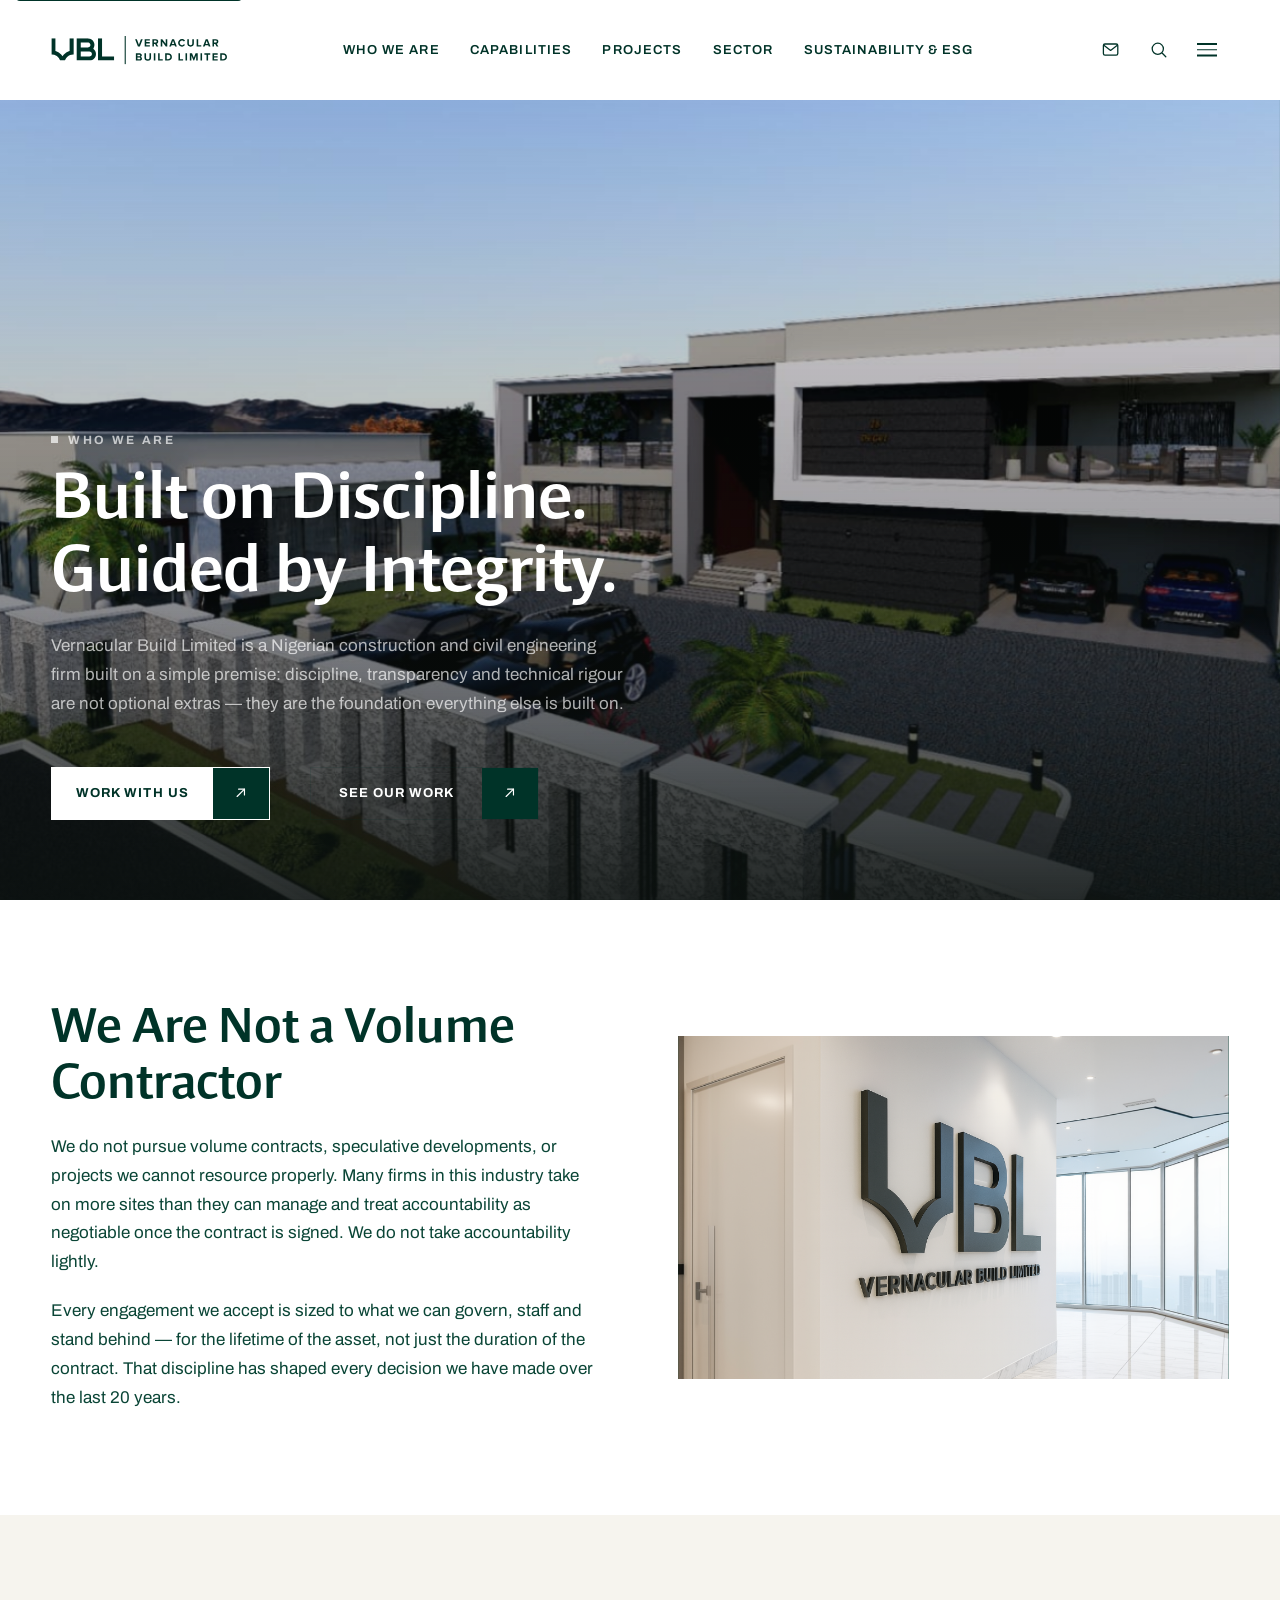
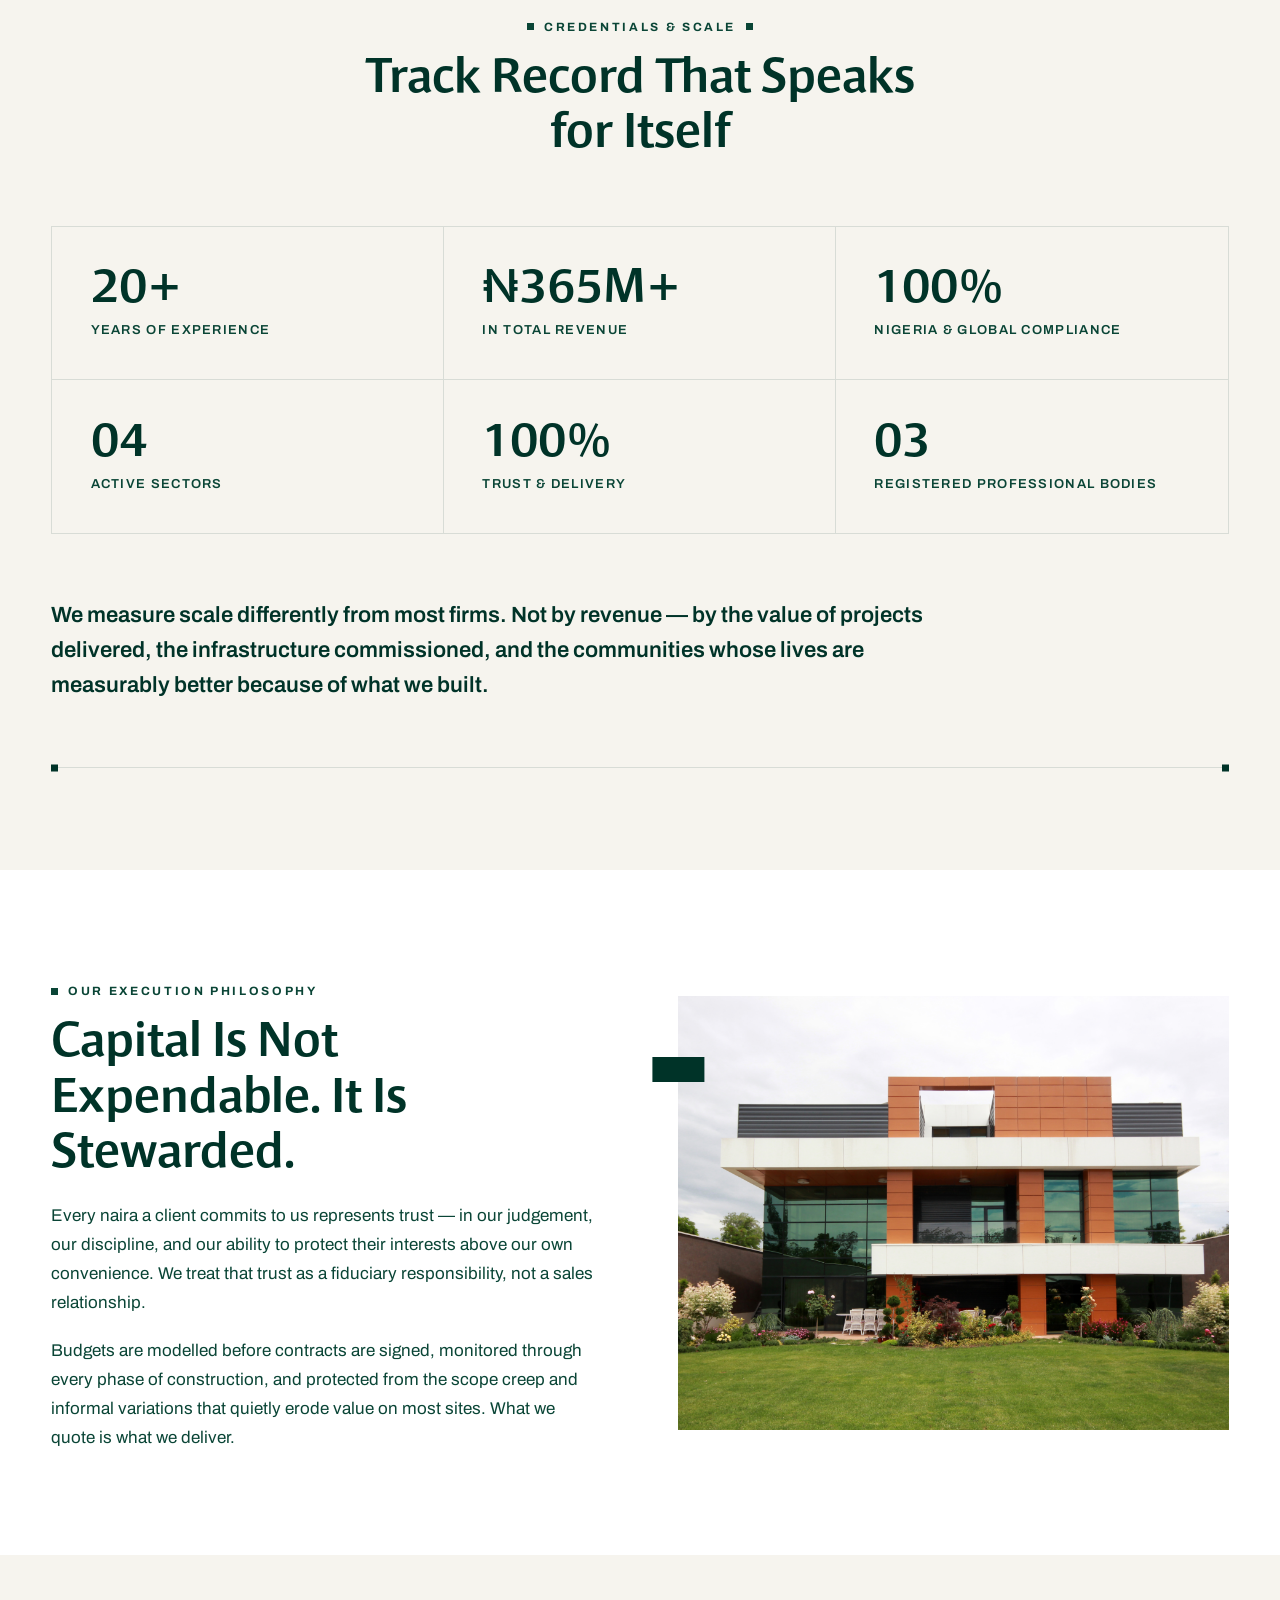
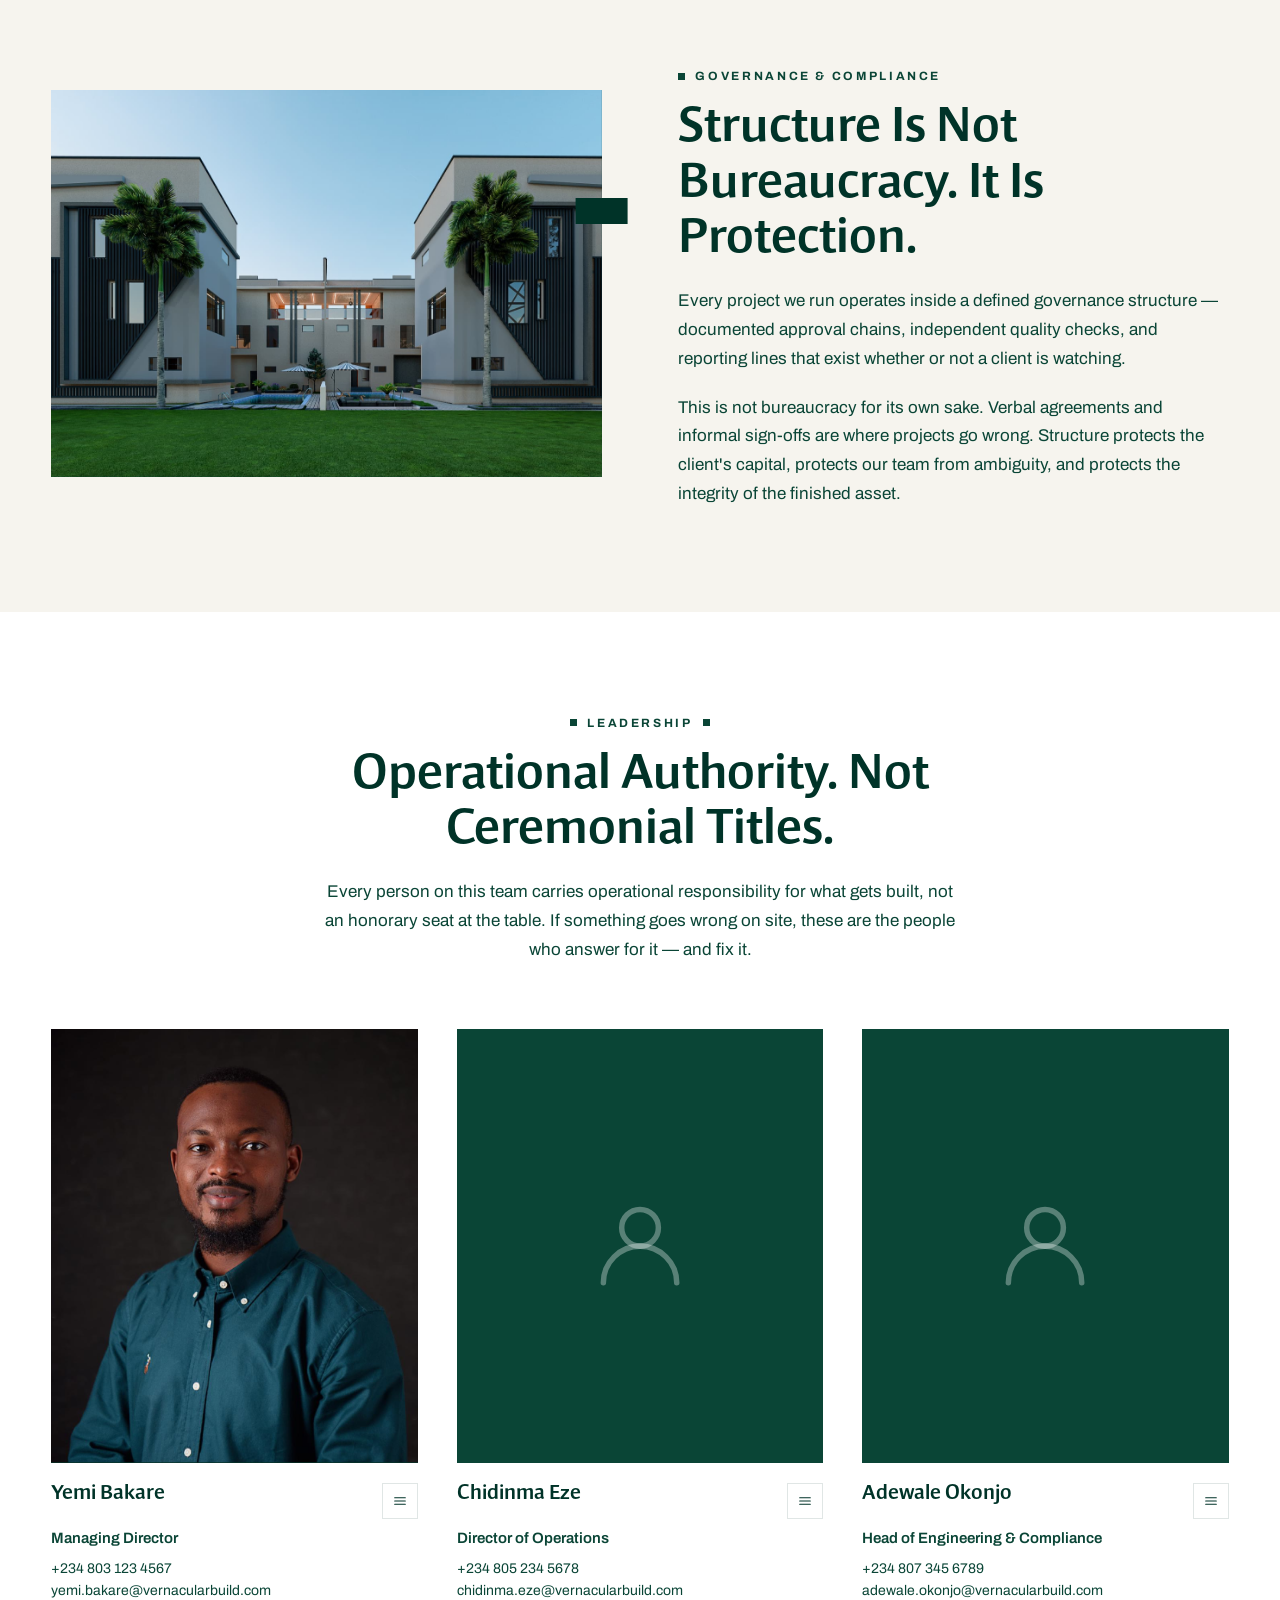
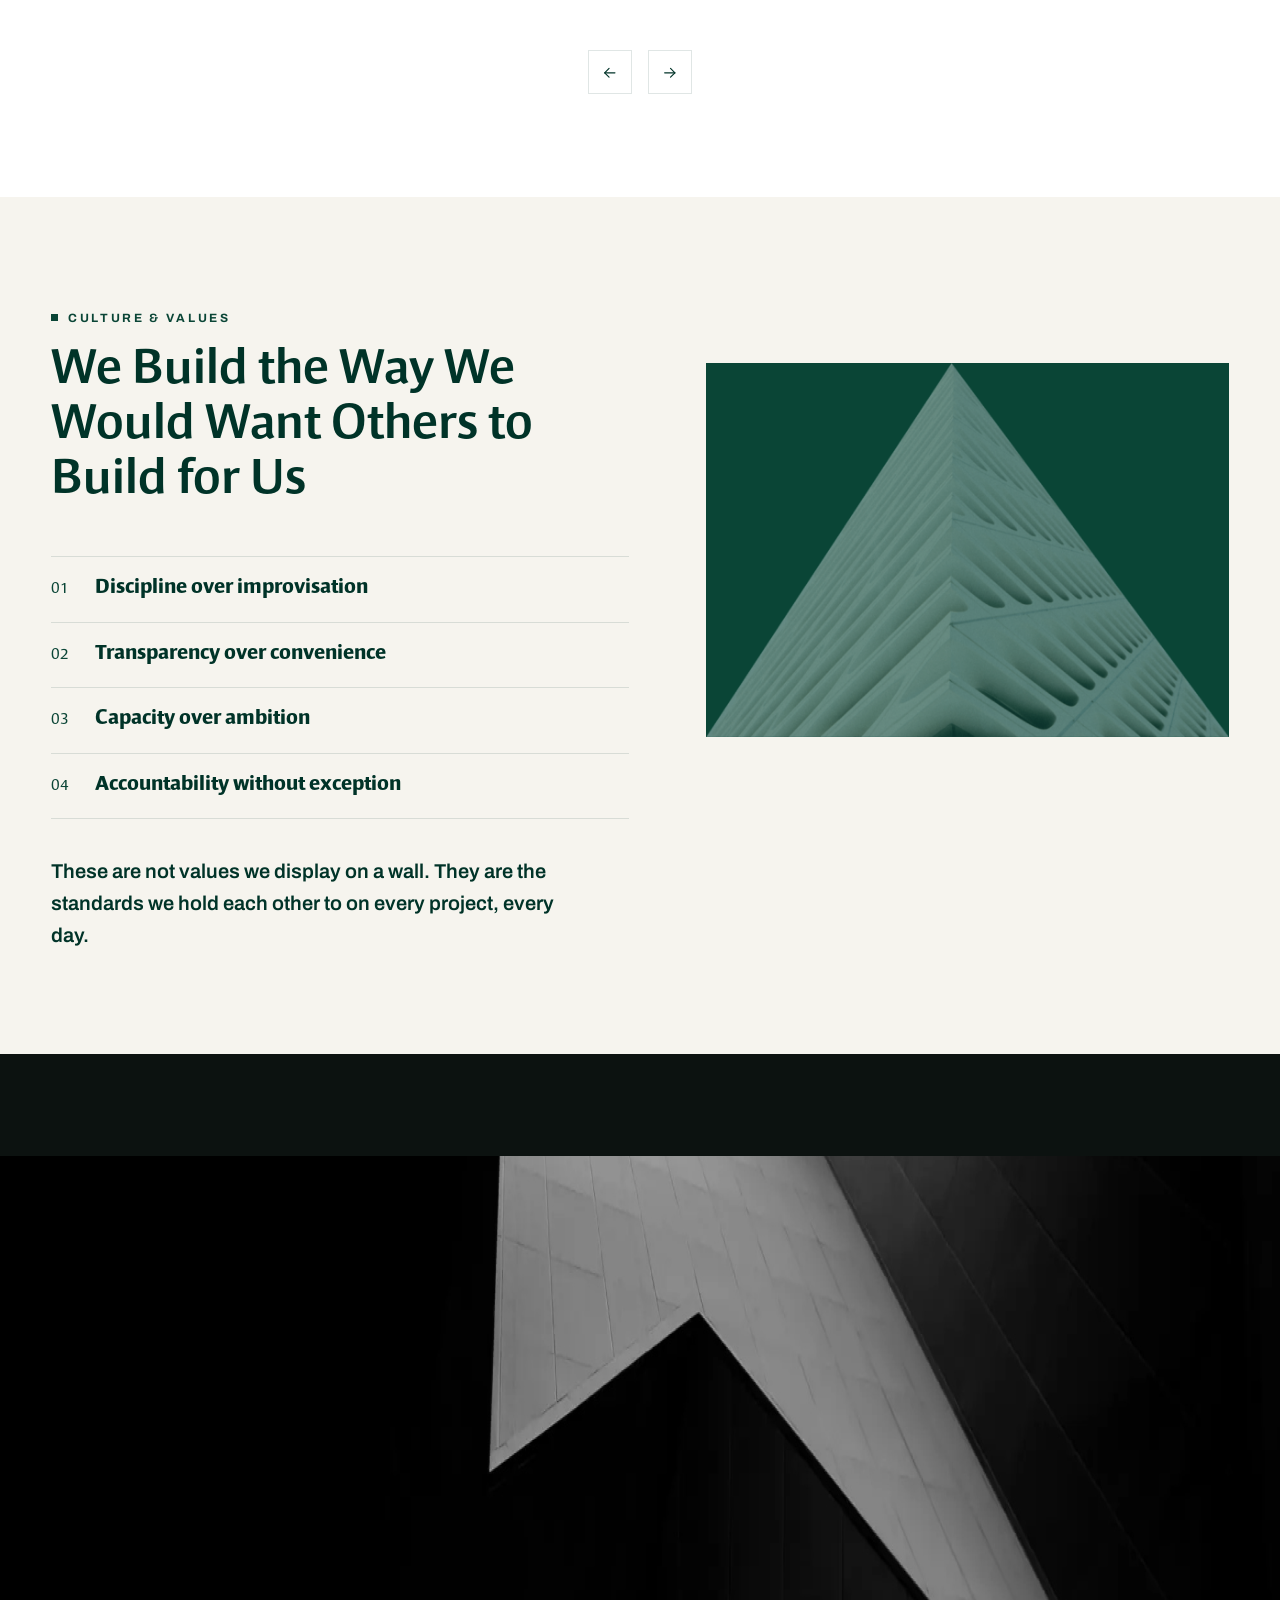
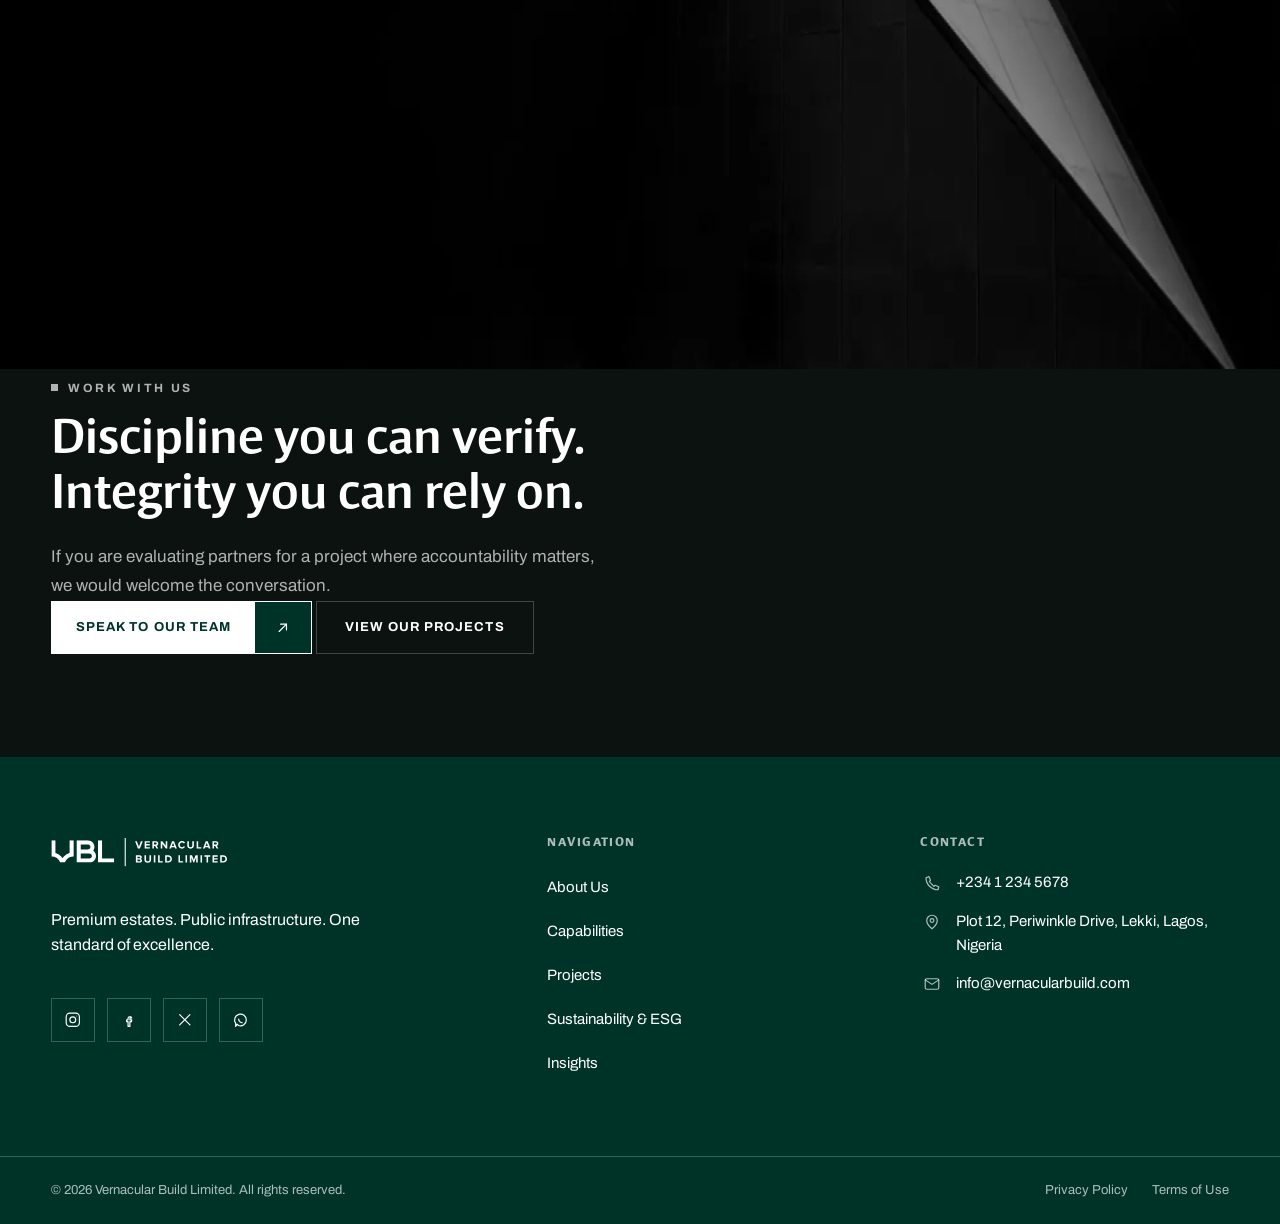
<file: who-we-are.html>
<!DOCTYPE html>
<html lang="en">
<head>
  <meta charset="UTF-8" />
  <meta name="viewport" content="width=device-width, initial-scale=1.0" />
  <title>Who We Are | Vernacular Build Limited</title>
  <meta name="description" content="Vernacular Build Limited is a Nigerian construction and civil engineering firm built on discipline, stewardship of capital, and operational accountability." />
  <meta name="theme-color" content="#003328" />

  <link rel="icon" href="images/logo/logo-lettermack.svg" type="image/svg+xml" />

  <!-- Google Fonts: Archivo (body) -->
  <link rel="preconnect" href="https://fonts.googleapis.com" />
  <link rel="preconnect" href="https://fonts.gstatic.com" crossorigin />
  <link href="https://fonts.googleapis.com/css2?family=Archivo:ital,wght@0,400;0,500;0,600;0,700;1,400&display=swap" rel="stylesheet" />

  <link rel="stylesheet" href="css/base.css" />
  <link rel="stylesheet" href="css/header.css" />
  <link rel="stylesheet" href="css/hero.css" />
  <link rel="stylesheet" href="css/who-we-are.css" />
  <link rel="stylesheet" href="css/footer.css" />
</head>
<body>
  <a class="skip-link" href="#main-content">Skip to main content</a>

  <!-- ===================== Site Header ===================== -->
  <header class="site-header" data-site-header>
    <div class="container site-header__inner">
      <a href="/" class="site-header__logo" aria-label="Vernacular Build Limited — Home">
        <img src="images/logo/logo-fulllockup.svg" alt="Vernacular Build Limited" width="160" height="27" />
      </a>

      <nav class="site-header__nav" aria-label="Primary">
        <ul class="site-header__nav-list">
          <li><a class="site-header__nav-link" href="who-we-are.html" aria-current="page">Who We Are</a></li>
          <li><a class="site-header__nav-link" href="index.html#capabilities">Capabilities</a></li>
          <li><a class="site-header__nav-link" href="index.html#projects">Projects</a></li>
          <li><a class="site-header__nav-link" href="#">Sector</a></li>
          <li><a class="site-header__nav-link" href="index.html#sustainability">Sustainability &amp; ESG</a></li>
        </ul>
      </nav>

      <div class="site-header__actions">
        <button type="button" class="icon-btn" data-newsletter-trigger aria-label="Open newsletter signup">
          <svg viewBox="0 0 24 24" fill="none" stroke="currentColor" stroke-width="1.6" stroke-linecap="round" stroke-linejoin="round" aria-hidden="true">
            <rect x="3" y="5" width="18" height="14" rx="2" />
            <path d="M4 7l8 6 8-6" />
          </svg>
        </button>

        <button type="button" class="icon-btn" data-search-trigger aria-label="Open search" aria-expanded="false" aria-controls="site-search">
          <svg viewBox="0 0 24 24" fill="none" stroke="currentColor" stroke-width="1.6" stroke-linecap="round" stroke-linejoin="round" aria-hidden="true">
            <circle cx="11" cy="11" r="7" />
            <line x1="21" y1="21" x2="16.65" y2="16.65" />
          </svg>
        </button>

        <button type="button" class="menu-toggle" data-menu-toggle aria-label="Open menu" aria-expanded="false" aria-controls="nav-overlay">
          <span class="menu-toggle__box">
            <span class="menu-toggle__bar"></span>
            <span class="menu-toggle__bar"></span>
            <span class="menu-toggle__bar"></span>
          </span>
        </button>
      </div>
    </div>

    <!-- Expandable search bar -->
    <div class="site-search" id="site-search" data-site-search>
      <div class="container site-search__inner">
        <form class="site-search__form" role="search" action="#" method="get">
          <label for="site-search-input" class="sr-only">Search the site</label>
          <input type="search" id="site-search-input" name="q" placeholder="Search projects, insights, pages…" autocomplete="off" />
          <button type="submit" aria-label="Submit search">
            <svg viewBox="0 0 24 24" fill="none" stroke="currentColor" stroke-width="1.6" stroke-linecap="round" stroke-linejoin="round" aria-hidden="true">
              <circle cx="11" cy="11" r="7" />
              <line x1="21" y1="21" x2="16.65" y2="16.65" />
            </svg>
          </button>
        </form>
      </div>
    </div>
  </header>

  <!-- ===================== Navigation Overlay ===================== -->
  <div class="nav-overlay" id="nav-overlay" data-nav-overlay aria-hidden="true">
    <div class="container nav-overlay__inner">
      <div class="nav-overlay__columns">
        <!-- Primary links, surfaced here on small screens -->
        <nav class="nav-overlay__primary" aria-label="Primary">
          <ul>
            <li><a href="who-we-are.html" aria-current="page">Who We Are</a></li>
            <li><a href="index.html#capabilities">Capabilities</a></li>
            <li><a href="index.html#projects">Projects</a></li>
            <li><a href="#">Sector</a></li>
            <li><a href="index.html#sustainability">Sustainability &amp; ESG</a></li>
          </ul>
        </nav>

        <!-- Secondary links -->
        <nav class="nav-overlay__secondary" aria-label="Secondary">
          <ul>
            <li><a class="nav-overlay__link" href="#">Governance</a></li>
            <li><a class="nav-overlay__link" href="index.html#insights">Insights</a></li>
            <li><a class="nav-overlay__link" href="#">Investor Relations</a></li>
            <li class="nav-overlay__contact-item">
              <a class="nav-overlay__link" href="index.html#contact">Contact</a>

              <ul class="nav-overlay__socials">
                <li>
                  <a href="https://www.instagram.com/vernacularbuild/" target="_blank" rel="noopener noreferrer">
                    Instagram
                    <svg viewBox="0 0 16 16" fill="none" stroke="currentColor" stroke-width="1.5" stroke-linecap="round" stroke-linejoin="round" aria-hidden="true">
                      <path d="M5 11L11 5" />
                      <path d="M6 5h5v5" />
                    </svg>
                  </a>
                </li>
                <li>
                  <a href="https://www.facebook.com/people/Vernacularbuild/" target="_blank" rel="noopener noreferrer">
                    Facebook
                    <svg viewBox="0 0 16 16" fill="none" stroke="currentColor" stroke-width="1.5" stroke-linecap="round" stroke-linejoin="round" aria-hidden="true">
                      <path d="M5 11L11 5" />
                      <path d="M6 5h5v5" />
                    </svg>
                  </a>
                </li>
                <li>
                  <a href="https://x.com" target="_blank" rel="noopener noreferrer">
                    X (Formerly Twitter)
                    <svg viewBox="0 0 16 16" fill="none" stroke="currentColor" stroke-width="1.5" stroke-linecap="round" stroke-linejoin="round" aria-hidden="true">
                      <path d="M5 11L11 5" />
                      <path d="M6 5h5v5" />
                    </svg>
                  </a>
                </li>
                <li>
                  <a href="https://wa.me" target="_blank" rel="noopener noreferrer">
                    WhatsApp
                    <svg viewBox="0 0 16 16" fill="none" stroke="currentColor" stroke-width="1.5" stroke-linecap="round" stroke-linejoin="round" aria-hidden="true">
                      <path d="M5 11L11 5" />
                      <path d="M6 5h5v5" />
                    </svg>
                  </a>
                </li>
              </ul>
            </li>
          </ul>
        </nav>
      </div>

      <!-- Newsletter signup -->
      <div class="nav-overlay__newsletter">
        <h2 class="nav-overlay__newsletter-title">Join our Newsletter</h2>

        <form class="newsletter-form" novalidate>
          <div class="newsletter-form__field">
            <label for="newsletter-email">Email Address</label>
            <input type="email" id="newsletter-email" name="email" required autocomplete="email" />
          </div>

          <label class="newsletter-form__consent">
            <input type="checkbox" name="consent" required />
            <span class="newsletter-form__consent-box" aria-hidden="true"></span>
            <span>I agree to receive this newsletter and understand that I can unsubscribe at any time</span>
          </label>

          <button type="submit" class="newsletter-form__submit">
            <span class="newsletter-form__submit-label">Join Newsletter</span>
            <span class="newsletter-form__submit-icon">
              <svg viewBox="0 0 24 24" fill="none" stroke="currentColor" stroke-width="1.6" stroke-linecap="round" stroke-linejoin="round" aria-hidden="true">
                <path d="M7 17L17 7" />
                <path d="M9 7h8v8" />
              </svg>
            </span>
          </button>

          <p class="newsletter-form__status" role="status" aria-live="polite"></p>
        </form>
      </div>
    </div>
  </div>

  <!-- ===================== Main Content ===================== -->
  <main id="main-content">
    <!-- Hero -->
    <section class="hero hero--page">
      <div class="hero__media" aria-hidden="true">
        <img
          src="images/who-we-are/hero.webp"
          alt="Aerial view of a luxury residential development with landscaped grounds and a private driveway"
          width="1260"
          height="800"
          loading="eager"
        />
      </div>

      <div class="container hero__content">
        <p class="eyebrow eyebrow--on-dark reveal">Who We Are</p>
        <h1 class="hero__title reveal">Built on Discipline.<br />Guided by Integrity.</h1>
        <p class="hero__lead reveal">
          Vernacular Build Limited is a Nigerian construction and civil engineering firm built on a simple premise: discipline, transparency and technical rigour are not optional extras — they are the foundation everything else is built on.
        </p>

        <div class="hero__actions reveal">
          <a class="btn btn--light" href="index.html#contact">
            <span class="btn__label">Work With Us</span>
            <span class="btn__icon">
              <svg viewBox="0 0 24 24" fill="none" stroke="currentColor" stroke-width="1.6" stroke-linecap="round" stroke-linejoin="round" aria-hidden="true">
                <path d="M7 17L17 7" />
                <path d="M9 7h8v8" />
              </svg>
            </span>
          </a>
          <a class="btn btn--outline" href="index.html#projects">
            <span class="btn__label">See Our Work</span>
            <span class="btn__icon">
              <svg viewBox="0 0 24 24" fill="none" stroke="currentColor" stroke-width="1.6" stroke-linecap="round" stroke-linejoin="round" aria-hidden="true">
                <path d="M7 17L17 7" />
                <path d="M9 7h8v8" />
              </svg>
            </span>
          </a>
        </div>
      </div>
    </section>

    <!-- We Are Not a Volume Contractor -->
    <section class="section section--white not-volume">
      <div class="container not-volume__grid">
        <div class="not-volume__content reveal">
          <h2 class="section-heading">We Are Not a Volume Contractor</h2>
          <p class="section-lead">
            We do not pursue volume contracts, speculative developments, or projects we cannot resource properly. Many firms in this industry take on more sites than they can manage and treat accountability as negotiable once the contract is signed. We do not take accountability lightly.
          </p>
          <p class="section-lead">
            Every engagement we accept is sized to what we can govern, staff and stand behind — for the lifetime of the asset, not just the duration of the contract. That discipline has shaped every decision we have made over the last 20 years.
          </p>
        </div>
        <div class="not-volume__media reveal-image">
          <div class="media-frame">
            <img
              src="images/who-we-are/vbl building.webp"
              alt="VBL signage mounted on the wall of a modern office interior"
              width="986"
              height="614"
              loading="lazy"
            />
          </div>
        </div>
      </div>
    </section>

    <!-- Track Record That Speaks for Itself -->
    <section class="section section--cream credentials">
      <div class="container">
        <div class="section-head section-head--center reveal">
          <p class="eyebrow">Credentials &amp; Scale</p>
          <h2 class="section-heading section-heading--center">Track Record That Speaks for Itself</h2>
        </div>

        <div class="credentials__grid reveal-stagger">
          <div class="credentials__item">
            <p class="credentials__number">20+</p>
            <p class="credentials__label">Years of Experience</p>
          </div>
          <div class="credentials__item">
            <p class="credentials__number">₦365M+</p>
            <p class="credentials__label">In Total Revenue</p>
          </div>
          <div class="credentials__item">
            <p class="credentials__number">100%</p>
            <p class="credentials__label">Nigeria &amp; Global Compliance</p>
          </div>
          <div class="credentials__item">
            <p class="credentials__number">04</p>
            <p class="credentials__label">Active Sectors</p>
          </div>
          <div class="credentials__item">
            <p class="credentials__number">100%</p>
            <p class="credentials__label">Trust &amp; Delivery</p>
          </div>
          <div class="credentials__item">
            <p class="credentials__number">03</p>
            <p class="credentials__label">Registered Professional Bodies</p>
          </div>
        </div>

        <p class="credentials__summary reveal">
          We measure scale differently from most firms. Not by revenue — by the value of projects delivered, the infrastructure commissioned, and the communities whose lives are measurably better because of what we built.
        </p>

        <div class="credentials__rule" aria-hidden="true"></div>
      </div>
    </section>

    <!-- Capital Is Not Expendable. It Is Stewarded. -->
    <section class="section section--white philosophy-capital">
      <div class="container philosophy-capital__grid">
        <div class="philosophy-capital__content reveal">
          <p class="eyebrow">Our Execution Philosophy</p>
          <h2 class="section-heading">Capital Is Not Expendable. It Is Stewarded.</h2>
          <p class="section-lead">
            Every naira a client commits to us represents trust — in our judgement, our discipline, and our ability to protect their interests above our own convenience. We treat that trust as a fiduciary responsibility, not a sales relationship.
          </p>
          <p class="section-lead">
            Budgets are modelled before contracts are signed, monitored through every phase of construction, and protected from the scope creep and informal variations that quietly erode value on most sites. What we quote is what we deliver.
          </p>
        </div>
        <div class="philosophy-capital__media reveal-image">
          <div class="media-frame">
            <img
              src="images/who-we-are/modern_sustainable_buiding.webp"
              alt="A modern building with orange and grey panelled facade set in a landscaped garden"
              width="896"
              height="706"
              loading="lazy"
            />
          </div>
          <span class="media-marker media-marker--start" aria-hidden="true"></span>
        </div>
      </div>
    </section>

    <!-- Structure Is Not Bureaucracy. It Is Protection. -->
    <section class="section section--cream governance">
      <div class="container governance__grid">
        <div class="governance__media reveal-image">
          <div class="media-frame">
            <img
              src="images/homepage-images/commercial_resident.webp"
              alt="Aerial view of a luxury residential development with a private pool and landscaped grounds"
              width="1277"
              height="898"
              loading="lazy"
            />
          </div>
          <span class="media-marker media-marker--end" aria-hidden="true"></span>
        </div>
        <div class="governance__content reveal">
          <p class="eyebrow">Governance &amp; Compliance</p>
          <h2 class="section-heading">Structure Is Not Bureaucracy. It Is Protection.</h2>
          <p class="section-lead">
            Every project we run operates inside a defined governance structure — documented approval chains, independent quality checks, and reporting lines that exist whether or not a client is watching.
          </p>
          <p class="section-lead">
            This is not bureaucracy for its own sake. Verbal agreements and informal sign-offs are where projects go wrong. Structure protects the client's capital, protects our team from ambiguity, and protects the integrity of the finished asset.
          </p>
        </div>
      </div>
    </section>

    <!-- Operational Authority. Not Ceremonial Titles. -->
    <section class="section section--white leadership" id="leadership">
      <div class="container">
        <div class="section-head section-head--center leadership__head reveal">
          <p class="eyebrow">Leadership</p>
          <h2 class="section-heading section-heading--center">Operational Authority. Not Ceremonial Titles.</h2>
          <p class="section-lead">
            Every person on this team carries operational responsibility for what gets built, not an honorary seat at the table. If something goes wrong on site, these are the people who answer for it — and fix it.
          </p>
        </div>

        <div class="leadership__carousel">
          <ul class="leadership__track reveal-stagger" data-leadership-track>
            <li class="team-card" data-leadership-slide>
              <div class="media-frame">
                <img
                  src="images/who-we-are/yemi_bakara.webp"
                  alt="Portrait of Yemi Bakare, Managing Director"
                  width="480"
                  height="568"
                  loading="lazy"
                />
              </div>
              <div class="team-card__body">
                <div class="team-card__head">
                  <h3 class="team-card__name">Yemi Bakare</h3>
                  <button
                    class="team-card__expand"
                    type="button"
                    data-team-trigger
                    data-name="Yemi Bakare"
                    data-role="Managing Director"
                    data-phone="+234 803 123 4567"
                    data-email="yemi.bakare@vernacularbuild.com"
                    data-image="images/who-we-are/yemi_bakara.webp"
                    data-bio="Yemi founded Vernacular Build Limited after a decade managing public infrastructure contracts across South-West Nigeria. He sets the standard for every project the firm takes on, and signs off on every major procurement decision personally."
                  >
                    <svg viewBox="0 0 24 24" fill="none" stroke="currentColor" stroke-width="1.6" stroke-linecap="round" stroke-linejoin="round" aria-hidden="true">
                      <path d="M4 7h16M4 12h16M4 17h16" />
                    </svg>
                    <span class="sr-only">View full bio for Yemi Bakare</span>
                  </button>
                </div>
                <p class="team-card__role">Managing Director</p>
                <a class="team-card__contact" href="tel:+2348031234567">+234 803 123 4567</a>
                <a class="team-card__contact" href="mailto:yemi.bakare@vernacularbuild.com">yemi.bakare@vernacularbuild.com</a>
              </div>
            </li>

            <li class="team-card" data-leadership-slide>
              <div class="media-frame team-card__placeholder">
                <svg viewBox="0 0 24 24" fill="none" stroke="currentColor" stroke-width="1.2" stroke-linecap="round" stroke-linejoin="round" aria-hidden="true">
                  <circle cx="12" cy="8" r="4" />
                  <path d="M4 20c0-4.4 3.6-8 8-8s8 3.6 8 8" />
                </svg>
              </div>
              <div class="team-card__body">
                <div class="team-card__head">
                  <h3 class="team-card__name">Chidinma Eze</h3>
                  <button
                    class="team-card__expand"
                    type="button"
                    data-team-trigger
                    data-name="Chidinma Eze"
                    data-role="Director of Operations"
                    data-phone="+234 805 234 5678"
                    data-email="chidinma.eze@vernacularbuild.com"
                    data-image=""
                    data-bio="Chidinma runs day-to-day site operations across all active projects, translating design intent and contractual commitments into weekly execution plans — and escalating risk before it becomes cost."
                  >
                    <svg viewBox="0 0 24 24" fill="none" stroke="currentColor" stroke-width="1.6" stroke-linecap="round" stroke-linejoin="round" aria-hidden="true">
                      <path d="M4 7h16M4 12h16M4 17h16" />
                    </svg>
                    <span class="sr-only">View full bio for Chidinma Eze</span>
                  </button>
                </div>
                <p class="team-card__role">Director of Operations</p>
                <a class="team-card__contact" href="tel:+2348052345678">+234 805 234 5678</a>
                <a class="team-card__contact" href="mailto:chidinma.eze@vernacularbuild.com">chidinma.eze@vernacularbuild.com</a>
              </div>
            </li>

            <li class="team-card" data-leadership-slide>
              <div class="media-frame team-card__placeholder">
                <svg viewBox="0 0 24 24" fill="none" stroke="currentColor" stroke-width="1.2" stroke-linecap="round" stroke-linejoin="round" aria-hidden="true">
                  <circle cx="12" cy="8" r="4" />
                  <path d="M4 20c0-4.4 3.6-8 8-8s8 3.6 8 8" />
                </svg>
              </div>
              <div class="team-card__body">
                <div class="team-card__head">
                  <h3 class="team-card__name">Adewale Okonjo</h3>
                  <button
                    class="team-card__expand"
                    type="button"
                    data-team-trigger
                    data-name="Adewale Okonjo"
                    data-role="Head of Engineering &amp; Compliance"
                    data-phone="+234 807 345 6789"
                    data-email="adewale.okonjo@vernacularbuild.com"
                    data-image=""
                    data-bio="Adewale leads structural and civil engineering oversight, and is responsible for ensuring every project meets Nigerian regulatory standards and the firm's own internal quality benchmarks before handover."
                  >
                    <svg viewBox="0 0 24 24" fill="none" stroke="currentColor" stroke-width="1.6" stroke-linecap="round" stroke-linejoin="round" aria-hidden="true">
                      <path d="M4 7h16M4 12h16M4 17h16" />
                    </svg>
                    <span class="sr-only">View full bio for Adewale Okonjo</span>
                  </button>
                </div>
                <p class="team-card__role">Head of Engineering &amp; Compliance</p>
                <a class="team-card__contact" href="tel:+2348073456789">+234 807 345 6789</a>
                <a class="team-card__contact" href="mailto:adewale.okonjo@vernacularbuild.com">adewale.okonjo@vernacularbuild.com</a>
              </div>
            </li>
          </ul>

          <div class="leadership__controls">
            <button class="leadership__arrow" data-leadership-prev type="button" aria-label="Previous team member">
              <svg viewBox="0 0 24 24" fill="none" stroke="currentColor" stroke-width="1.6" stroke-linecap="round" stroke-linejoin="round" aria-hidden="true">
                <path d="M19 12H5" />
                <path d="M11 18l-6-6 6-6" />
              </svg>
            </button>
            <button class="leadership__arrow" data-leadership-next type="button" aria-label="Next team member">
              <svg viewBox="0 0 24 24" fill="none" stroke="currentColor" stroke-width="1.6" stroke-linecap="round" stroke-linejoin="round" aria-hidden="true">
                <path d="M5 12h14" />
                <path d="M13 6l6 6-6 6" />
              </svg>
            </button>
          </div>
        </div>
      </div>
    </section>

    <!-- We Build the Way We Would Want Others to Build for Us -->
    <section class="section section--cream culture">
      <div class="container culture__grid">
        <div class="culture__content reveal">
          <p class="eyebrow">Culture &amp; Values</p>
          <h2 class="section-heading">We Build the Way We Would Want Others to Build for Us</h2>

          <div class="culture__list reveal-stagger">
            <div class="culture__item">
              <p class="culture__index">01</p>
              <h3 class="culture__title">Discipline over improvisation</h3>
            </div>
            <div class="culture__item">
              <p class="culture__index">02</p>
              <h3 class="culture__title">Transparency over convenience</h3>
            </div>
            <div class="culture__item">
              <p class="culture__index">03</p>
              <h3 class="culture__title">Capacity over ambition</h3>
            </div>
            <div class="culture__item">
              <p class="culture__index">04</p>
              <h3 class="culture__title">Accountability without exception</h3>
            </div>
          </div>

          <p class="culture__summary reveal">
            These are not values we display on a wall. They are the standards we hold each other to on every project, every day.
          </p>
        </div>

        <div class="culture__media reveal-image">
          <div class="media-frame">
            <img
              src="images/who-we-are/pyramind_bg.webp"
              alt="A pyramid-form building with ribbed white cladding"
              width="1140"
              height="816"
              loading="lazy"
            />
          </div>
        </div>
      </div>
    </section>

    <!-- Final CTA -->
    <section class="section section--black cta">
      <div class="cta__media" aria-hidden="true">
        <img
          src="images/homepage-images/callout-background.webp"
          alt=""
          width="2118"
          height="813"
          loading="lazy"
        />
      </div>
      <div class="container cta__content reveal">
        <p class="eyebrow eyebrow--on-dark">Work With Us</p>
        <h2 class="section-heading">Discipline you can verify. Integrity you can rely on.</h2>
        <p class="section-lead">
          If you are evaluating partners for a project where accountability matters, we would welcome the conversation.
        </p>
        <div class="cta__actions">
          <a class="btn btn--light" href="index.html#contact">
            <span class="btn__label">Speak to Our Team</span>
            <span class="btn__icon">
              <svg viewBox="0 0 24 24" fill="none" stroke="currentColor" stroke-width="1.6" stroke-linecap="round" stroke-linejoin="round" aria-hidden="true">
                <path d="M7 17L17 7" />
                <path d="M9 7h8v8" />
              </svg>
            </span>
          </a>
          <a class="btn btn--outline" href="index.html#projects">
            <span class="btn__label">View Our Projects</span>
          </a>
        </div>
      </div>
    </section>
  </main>

  <!-- ===================== Leadership Bio Modal ===================== -->
  <div class="team-modal" data-team-modal aria-hidden="true">
    <button class="team-modal__overlay" type="button" data-team-modal-close aria-label="Close bio"></button>
    <div class="team-modal__dialog" role="dialog" aria-modal="true" aria-labelledby="team-modal-name">
      <button class="team-modal__close" type="button" data-team-modal-close aria-label="Close">
        <svg viewBox="0 0 24 24" fill="none" stroke="currentColor" stroke-width="1.6" stroke-linecap="round" stroke-linejoin="round" aria-hidden="true">
          <path d="M6 6l12 12" />
          <path d="M18 6L6 18" />
        </svg>
      </button>
      <div class="media-frame team-modal__media" data-team-modal-media></div>
      <div class="team-modal__body">
        <h3 class="team-modal__name" id="team-modal-name" data-team-modal-name></h3>
        <p class="team-modal__role" data-team-modal-role></p>
        <div class="team-modal__contact" data-team-modal-contact></div>
        <p class="team-modal__bio" data-team-modal-bio></p>
      </div>
    </div>
  </div>

  <!-- ===================== Site Footer ===================== -->
  <footer class="site-footer">
    <div class="container site-footer__top">
      <div class="site-footer__brand">
        <a href="/" class="site-footer__logo" aria-label="Vernacular Build Limited — Home">
          <img src="images/logo/logo-fulllockup.svg" alt="Vernacular Build Limited" width="160" height="27" loading="lazy" />
        </a>
        <p class="site-footer__tagline">Premium estates. Public infrastructure. One standard of excellence.</p>

        <ul class="site-footer__socials">
          <li>
            <a href="https://www.instagram.com/vernacularbuild/" target="_blank" rel="noopener noreferrer" aria-label="Instagram">
              <svg viewBox="0 0 24 24" fill="none" stroke="currentColor" stroke-width="1.6" stroke-linecap="round" stroke-linejoin="round" aria-hidden="true">
                <rect x="3" y="3" width="18" height="18" rx="5" />
                <circle cx="12" cy="12" r="4" />
                <circle cx="17.2" cy="6.8" r="0.6" fill="currentColor" stroke="none" />
              </svg>
            </a>
          </li>
          <li>
            <a href="https://www.facebook.com/people/Vernacularbuild/" target="_blank" rel="noopener noreferrer" aria-label="Facebook">
              <svg viewBox="0 0 24 24" fill="none" stroke="currentColor" stroke-width="1.6" stroke-linecap="round" stroke-linejoin="round" aria-hidden="true">
                <path d="M15 8h-2a2 2 0 0 0-2 2v2H9v2.5h2V21h2.5v-6.5h2.2l.3-2.5h-2.5v-1.5c0-.6.4-1 1-1h1.5z" />
              </svg>
            </a>
          </li>
          <li>
            <a href="https://x.com" target="_blank" rel="noopener noreferrer" aria-label="X (Formerly Twitter)">
              <svg viewBox="0 0 24 24" fill="none" stroke="currentColor" stroke-width="1.6" stroke-linecap="round" stroke-linejoin="round" aria-hidden="true">
                <path d="M5 5l14 14" />
                <path d="M19 5L5 19" />
              </svg>
            </a>
          </li>
          <li>
            <a href="https://wa.me" target="_blank" rel="noopener noreferrer" aria-label="WhatsApp">
              <svg viewBox="0 0 24 24" fill="none" stroke="currentColor" stroke-width="1.6" stroke-linecap="round" stroke-linejoin="round" aria-hidden="true">
                <path d="M7 18l-2 3v-4.2A8 8 0 1 1 9 19.8z" />
                <path d="M9 11c0 2.5 2.5 5 5 5" />
              </svg>
            </a>
          </li>
        </ul>
      </div>

      <nav class="site-footer__col site-footer__nav-col" aria-label="Footer navigation">
        <h3 class="site-footer__heading">Navigation</h3>
        <ul>
          <li><a href="who-we-are.html" aria-current="page">About Us</a></li>
          <li><a href="index.html#capabilities">Capabilities</a></li>
          <li><a href="index.html#projects">Projects</a></li>
          <li><a href="index.html#sustainability">Sustainability &amp; ESG</a></li>
          <li><a href="index.html#insights">Insights</a></li>
        </ul>
      </nav>

      <div class="site-footer__col site-footer__contact">
        <h3 class="site-footer__heading">Contact</h3>
        <ul>
          <li>
            <span class="site-footer__icon" aria-hidden="true">
              <svg viewBox="0 0 24 24" fill="none" stroke="currentColor" stroke-width="1.6" stroke-linecap="round" stroke-linejoin="round" aria-hidden="true">
                <path d="M4 5c0 8.8 7.2 16 16 16l1-4-5-2-1.5 1.5C12.5 14.5 9.5 11.5 8.5 10L10 8.5 8 3.5 4 5z" />
              </svg>
            </span>
            <a href="tel:+2341234567">+234 1 234 5678</a>
          </li>
          <li>
            <span class="site-footer__icon" aria-hidden="true">
              <svg viewBox="0 0 24 24" fill="none" stroke="currentColor" stroke-width="1.6" stroke-linecap="round" stroke-linejoin="round" aria-hidden="true">
                <path d="M12 21s-7-5.5-7-11a7 7 0 1 1 14 0c0 5.5-7 11-7 11z" />
                <circle cx="12" cy="10" r="2.5" />
              </svg>
            </span>
            <address>Plot 12, Periwinkle Drive, Lekki, Lagos, Nigeria</address>
          </li>
          <li>
            <span class="site-footer__icon" aria-hidden="true">
              <svg viewBox="0 0 24 24" fill="none" stroke="currentColor" stroke-width="1.6" stroke-linecap="round" stroke-linejoin="round" aria-hidden="true">
                <rect x="3" y="5" width="18" height="14" rx="2" />
                <path d="M3 6.5l9 6 9-6" />
              </svg>
            </span>
            <a href="mailto:info@vernacularbuild.com">info@vernacularbuild.com</a>
          </li>
        </ul>
      </div>
    </div>

    <div class="container site-footer__bottom">
      <p class="site-footer__copyright">&copy; 2026 Vernacular Build Limited. All rights reserved.</p>
      <ul class="site-footer__legal">
        <li><a href="#">Privacy Policy</a></li>
        <li><a href="#">Terms of Use</a></li>
      </ul>
    </div>
  </footer>

  <script src="js/main.js" defer></script>
</body>
</html>
</file>
<file: css/base.css>
/* ==========================================================================
   VBL — Base styles: reset, custom properties, fonts, typography, utilities
   ========================================================================== */

/* -------------------------------------------------------------------------
   Custom font: Impara (display / heading typeface)
   ------------------------------------------------------------------------- */
@font-face {
  font-family: "Impara";
  src: url("../fonts/impara/woff2/Impara-Regular.woff2") format("woff2"),
       url("../fonts/impara/woff/Impara-Regular.woff") format("woff");
  font-weight: 400;
  font-style: normal;
  font-display: swap;
}

@font-face {
  font-family: "Impara";
  src: url("../fonts/impara/woff2/Impara-Italic.woff2") format("woff2"),
       url("../fonts/impara/woff/Impara-Italic.woff") format("woff");
  font-weight: 400;
  font-style: italic;
  font-display: swap;
}

@font-face {
  font-family: "Impara";
  src: url("../fonts/impara/woff2/Impara-Medium.woff2") format("woff2"),
       url("../fonts/impara/woff/Impara-Medium.woff") format("woff");
  font-weight: 500;
  font-style: normal;
  font-display: swap;
}

@font-face {
  font-family: "Impara";
  src: url("../fonts/impara/woff2/Impara-MediumItalic.woff2") format("woff2"),
       url("../fonts/impara/woff/Impara-MediumItalic.woff") format("woff");
  font-weight: 500;
  font-style: italic;
  font-display: swap;
}

@font-face {
  font-family: "Impara";
  src: url("../fonts/impara/woff2/Impara-Bold.woff2") format("woff2"),
       url("../fonts/impara/woff/Impara-Bold.woff") format("woff");
  font-weight: 700;
  font-style: normal;
  font-display: swap;
}

@font-face {
  font-family: "Impara";
  src: url("../fonts/impara/woff2/Impara-BoldItalic.woff2") format("woff2"),
       url("../fonts/impara/woff/Impara-BoldItalic.woff") format("woff");
  font-weight: 700;
  font-style: italic;
  font-display: swap;
}

/* -------------------------------------------------------------------------
   Custom properties
   ------------------------------------------------------------------------- */
:root {
  /* Colour palette */
  --color-green-900: #003328;
  --color-green-800: #0a4536;
  --color-cream: #f6f4ee;
  --color-white: #ffffff;
  --color-black: #0c1210;

  --color-text: var(--color-green-900);
  --color-text-on-dark: var(--color-white);
  --color-text-on-dark-muted: rgba(255, 255, 255, 0.68);

  --color-border-light: rgba(0, 51, 40, 0.12);
  --color-border-on-dark: rgba(255, 255, 255, 0.22);
  --color-surface-on-dark: rgba(255, 255, 255, 0.06);

  /* Typography */
  --font-body: "Archivo", "Helvetica Neue", Arial, sans-serif;
  --font-display: "Impara", "Archivo", "Helvetica Neue", Arial, sans-serif;

  /* Layout */
  --container-max: 1600px;
  --container-padding: clamp(1.25rem, 4vw, 4rem);
  --header-height: 6.25rem;

  /* Motion */
  --ease: cubic-bezier(0.65, 0, 0.35, 1);
  --transition-fast: 0.2s var(--ease);
  --transition-base: 0.35s var(--ease);
  --transition-slow: 0.6s var(--ease);

  /* Layering */
  --z-header: 1000;
  --z-overlay: 900;
}

@media (max-width: 720px) {
  :root {
    --header-height: 4.75rem;
  }
}

/* -------------------------------------------------------------------------
   Reset
   ------------------------------------------------------------------------- */
*,
*::before,
*::after {
  box-sizing: border-box;
}

html {
  -webkit-text-size-adjust: 100%;
  scroll-behavior: smooth;
}

body {
  margin: 0;
  min-height: 100vh;
  font-family: var(--font-body);
  font-size: 1.25rem;
  line-height: 1.5;
  color: var(--color-text);
  background-color: var(--color-cream);
  -webkit-font-smoothing: antialiased;
  text-rendering: optimizeLegibility;
}

img,
picture,
video,
svg {
  display: block;
  max-width: 100%;
}

h1,
h2,
h3,
h4,
h5,
h6 {
  margin: 0;
  font-family: var(--font-display);
  font-weight: 500;
  line-height: 1.1;
}

p {
  margin: 0;
}

ul,
ol {
  margin: 0;
  padding: 0;
  list-style: none;
}

a {
  color: inherit;
  text-decoration: none;
}

button {
  font-family: inherit;
  cursor: pointer;
}

input,
button,
textarea,
select {
  font: inherit;
  color: inherit;
}

/* Respect reduced-motion preferences */
@media (prefers-reduced-motion: reduce) {
  html {
    scroll-behavior: auto;
  }

  *,
  *::before,
  *::after {
    animation-duration: 0.01ms !important;
    transition-duration: 0.01ms !important;
  }
}

/* -------------------------------------------------------------------------
   Layout utilities
   ------------------------------------------------------------------------- */
.container {
  width: 100%;
  max-width: var(--container-max);
  margin-inline: auto;
  padding-inline: var(--container-padding);
}

.sr-only {
  position: absolute;
  width: 1px;
  height: 1px;
  padding: 0;
  margin: -1px;
  overflow: hidden;
  clip: rect(0, 0, 0, 0);
  white-space: nowrap;
  border: 0;
}

.skip-link {
  position: absolute;
  top: -3rem;
  left: 1rem;
  z-index: 1100;
  padding: 0.6rem 1.25rem;
  background: var(--color-green-900);
  color: var(--color-white);
  border-radius: 0.25rem;
  font-weight: 600;
  transition: top var(--transition-fast);
}

.skip-link:focus-visible {
  top: 1rem;
}

/* Visible focus state across the site */
a:focus-visible,
button:focus-visible,
input:focus-visible {
  outline: 2px solid var(--color-green-800);
  outline-offset: 2px;
}

/* -------------------------------------------------------------------------
   Sections
   ------------------------------------------------------------------------- */
.section {
  padding-block: clamp(3.5rem, 8vw, 6.5rem);
}

.section--cream {
  background-color: var(--color-cream);
}

.section--white {
  background-color: var(--color-white);
}

.section--dark {
  background-color: var(--color-green-900);
  color: var(--color-text-on-dark);
}

.section--black {
  background-color: var(--color-black);
  color: var(--color-text-on-dark);
}

.eyebrow {
  display: inline-flex;
  align-items: center;
  gap: 0.625rem;
  margin-bottom: 1rem;
  font-size: 0.75rem;
  font-weight: 700;
  letter-spacing: 0.22em;
  text-transform: uppercase;
  color: var(--color-green-800);
}

.eyebrow::before,
.eyebrow::after {
  content: "";
  flex-shrink: 0;
  width: 0.4375rem;
  height: 0.4375rem;
  background-color: currentColor;
}

.eyebrow::after {
  display: none;
}

/* Centered section heads get a marker on both sides of the eyebrow */
.section-head--center .eyebrow::after {
  display: block;
}

.eyebrow--on-dark {
  color: var(--color-text-on-dark-muted);
}

.section-heading {
  max-width: 38rem;
  font-size: clamp(1.875rem, 4.2vw, 3rem);
  font-weight: 500;
  line-height: 1.15;
}

.section--dark .section-heading,
.section--black .section-heading {
  color: var(--color-white);
}

.section-heading--center {
  margin-inline: auto;
  text-align: center;
}


.section-lead {
  max-width: 34rem;
  margin-top: 1.25rem;
  font-size: clamp(1rem, 1.4vw, 1.0625rem);
  line-height: 1.7;
  color: var(--color-green-800);
}

.section--dark .section-lead,
.section--black .section-lead {
  color: var(--color-text-on-dark-muted);
}

.section-heading--center + .section-lead {
  margin-inline: auto;
  text-align: center;
}

.section-head {
  margin-bottom: clamp(2.5rem, 6vw, 4rem);
}

.section-head--center {
  display: flex;
  flex-direction: column;
  align-items: center;
  text-align: center;
}

.section-lead--full {
  max-width: 70%;
  margin-top: 1.25rem;
  font-size: clamp(1rem, 1.4vw, 1.0625rem);
  line-height: 1.7;
  color: var(--color-green-800);
}

.section-heading-full {
  max-width: 100%;
  font-size: clamp(1.875rem, 4.2vw, 3rem);
  font-weight: 500;
  line-height: 1.15;
}

/* -------------------------------------------------------------------------
   Buttons
   ------------------------------------------------------------------------- */
.btn {
  display: inline-flex;
  align-items: stretch;
  border: 1px solid transparent;
  overflow: hidden;
  font-size: 0.8125rem;
  font-weight: 700;
  letter-spacing: 0.08em;
  text-transform: uppercase;
  transition: background-color var(--transition-fast), color var(--transition-fast), border-color var(--transition-fast);
}

.btn__label {
  display: flex;
  align-items: center;
  padding: 1rem 1.5rem;
}

.btn__icon {
  display: flex;
  align-items: center;
  justify-content: center;
  width: 3.5rem;
  flex-shrink: 0;
  transition: background-color var(--transition-fast), color var(--transition-fast);
}

.btn__icon svg {
  width: 1.1rem;
  height: 1.1rem;
}

.btn--primary {
  background-color: var(--color-green-900);
  color: var(--color-white);
}

.btn--primary .btn__icon {
  background-color: var(--color-green-800);
}

.btn--primary:hover,
.btn--primary:focus-visible {
  background-color: var(--color-green-800);
}

.btn--light {
  background-color: var(--color-white);
  color: var(--color-green-900);
}

.btn--light .btn__icon {
  background-color: var(--color-green-900);
  color: var(--color-white);
}

.btn--light:hover,
.btn--light:focus-visible {
  background-color: var(--color-cream);
}

.btn--light:hover .btn__icon {
  background-color: var(--color-green-800);
}

.btn--outline {
  background-color: transparent;
  color: inherit;
  border-color: var(--color-border-light);
}

.section--dark .btn--outline,
.section--black .btn--outline {
  border-color: var(--color-border-on-dark);
}

.btn--outline .btn__label {
  padding-inline: 1.75rem;
}

.btn--outline .btn__icon {
  background-color: var(--color-green-900);
  color: var(--color-white);
}

.btn--outline:hover,
.btn--outline:focus-visible {
  background-color: var(--color-green-900);
  color: var(--color-white);
  border-color: var(--color-green-900);
}

.btn--outline:hover .btn__icon,
.btn--outline:focus-visible .btn__icon {
  background-color: var(--color-green-800);
}

.section--dark .btn--outline:hover,
.section--black .btn--outline:hover {
  background-color: var(--color-white);
  color: var(--color-green-900);
  border-color: var(--color-white);
}

.section--dark .btn--outline:hover .btn__icon,
.section--black .btn--outline:hover .btn__icon {
  background-color: var(--color-cream);
  color: var(--color-green-900);
}

/* -------------------------------------------------------------------------
   Cards & numbered items
   ------------------------------------------------------------------------- */
.media-frame {
  position: relative;
  overflow: hidden;
  background-color: var(--color-green-800);
}

.media-frame img,
.media-frame video {
  width: 100%;
  height: 100%;
  object-fit: cover;
}

/* -------------------------------------------------------------------------
   Media markers — small accent squares straddling an image edge
   ------------------------------------------------------------------------- */
.media-marker {
  position: absolute;
  z-index: 2;
  width: clamp(2.5rem, 4vw, 3.25rem);
  height: clamp(1.25rem, 2vw, 1.625rem);
  background-color: var(--color-green-900);
}

.media-marker--start {
  top: 14%;
  left: 0;
  transform: translateX(-50%);
}

.media-marker--end {
  top: 28%;
  right: 0;
  transform: translateX(50%);
}

.numbered-item {
  padding-top: 1.5rem;
  border-top: 1px solid var(--color-border-light);
}

.section--dark .numbered-item,
.section--black .numbered-item {
  border-top-color: var(--color-border-on-dark);
}

.numbered-item__index {
  font-family: var(--font-display);
  font-size: clamp(1.25rem, 2vw, 1.5rem);
  color: var(--color-green-800);
  margin-bottom: 1rem;
}

.numbered-item__title {
  font-size: clamp(1.25rem, 2vw, 1.5rem);
  font-weight: 500;
  margin-bottom: 0.75rem;
}

.numbered-item__text {
  color: var(--color-green-800);
  line-height: 1.7;
}

.section--dark .numbered-item__index,
.section--dark .numbered-item__text,
.section--black .numbered-item__index,
.section--black .numbered-item__text {
  color: var(--color-text-on-dark-muted);
}

/* -------------------------------------------------------------------------
   Scroll-reveal animation primitives (driven by IntersectionObserver)
   ------------------------------------------------------------------------- */
.reveal,
.reveal-image,
.reveal-stagger > * {
  opacity: 0;
  transform: translateY(2.5rem);
  transition: opacity 0.9s var(--ease), transform 0.9s var(--ease);
  transition-delay: var(--reveal-delay, 0s);
}

.reveal.is-visible,
.reveal-image.is-visible,
.reveal-stagger.is-visible > * {
  opacity: 1;
  transform: translateY(0);
}

.reveal-stagger > *:nth-child(1) { --reveal-delay: 0s; }
.reveal-stagger > *:nth-child(2) { --reveal-delay: 0.1s; }
.reveal-stagger > *:nth-child(3) { --reveal-delay: 0.2s; }
.reveal-stagger > *:nth-child(4) { --reveal-delay: 0.3s; }
.reveal-stagger > *:nth-child(5) { --reveal-delay: 0.4s; }
.reveal-stagger > *:nth-child(6) { --reveal-delay: 0.5s; }

.reveal-image {
  transform: none;
  transition: none;
}

.reveal-image .media-frame {
  transform: translateY(2.5rem);
  opacity: 0;
  transition: opacity 0.9s var(--ease), transform 0.9s var(--ease);
}

.reveal-image.is-visible .media-frame {
  opacity: 1;
  transform: translateY(0);
}

.reveal-image .media-frame::after {
  content: "";
  position: absolute;
  inset: 0;
  z-index: 1;
  background-color: var(--color-cream);
  transform-origin: right;
  transition: transform 1s var(--ease);
}

.reveal-image.is-visible .media-frame::after {
  transform: scaleX(0);
}

.reveal-image .media-frame img,
.reveal-image .media-frame video {
  transform: scale(1.12);
  transition: transform 1.2s var(--ease);
}

.reveal-image.is-visible .media-frame img,
.reveal-image.is-visible .media-frame video {
  transform: scale(1);
}

@media (prefers-reduced-motion: reduce) {
  .reveal,
  .reveal-image,
  .reveal-stagger > *,
  .reveal-image .media-frame,
  .reveal-image .media-frame::after,
  .reveal-image .media-frame img,
  .reveal-image .media-frame video {
    transition: none !important;
    transform: none !important;
    opacity: 1 !important;
  }
}
</file>
<file: css/header.css>
/* ==========================================================================
   VBL — Site header, primary navigation & full-screen menu overlay
   ========================================================================== */

/* -------------------------------------------------------------------------
   Site header bar
   ------------------------------------------------------------------------- */
.site-header {
  position: sticky;
  top: 0;
  z-index: var(--z-header);
  height: var(--header-height);
  background-color: var(--color-white);
  border-bottom: 1px solid transparent;
  transition: border-color var(--transition-base), box-shadow var(--transition-base);
}

.site-header.is-scrolled {
  border-color: var(--color-border-light);
  box-shadow: 0 8px 24px -16px rgba(0, 51, 40, 0.25);
}

.site-header__inner {
  height: 100%;
  display: flex;
  align-items: center;
  justify-content: space-between;
  gap: clamp(1rem, 3vw, 3rem);
}

/* Logo */
.site-header__logo {
  flex-shrink: 0;
  display: inline-flex;
  align-items: center;
}

.site-header__logo img {
  height: clamp(1.5rem, 2.4vw, 1.875rem);
  width: auto;
}

/* Primary navigation (desktop) */
.site-header__nav {
  display: none;
}

.site-header__nav-list {
  display: flex;
  align-items: center;
  gap: clamp(1.25rem, 2.4vw, 2.5rem);
}

.site-header__nav-link {
  position: relative;
  display: inline-block;
  padding-bottom: 0.4rem;
  font-size: 0.8125rem;
  font-weight: 600;
  letter-spacing: 0.08em;
  text-transform: uppercase;
  white-space: nowrap;
}

.site-header__nav-link::after {
  content: "";
  position: absolute;
  left: 0;
  right: 100%;
  bottom: 0;
  height: 1px;
  background-color: currentColor;
  transition: right var(--transition-base);
}

.site-header__nav-link:hover::after,
.site-header__nav-link:focus-visible::after {
  right: 0;
}

/* Header actions: newsletter, search, menu toggle */
.site-header__actions {
  display: flex;
  align-items: center;
  gap: 0.25rem;
  flex-shrink: 0;
}

.icon-btn {
  display: inline-flex;
  align-items: center;
  justify-content: center;
  width: 2.75rem;
  height: 2.75rem;
  border: none;
  background-color: transparent;
  color: var(--color-green-900);
  transition: background-color var(--transition-fast);
}

.icon-btn svg {
  width: 1.2rem;
  height: 1.2rem;
}

.icon-btn:hover,
.icon-btn[aria-expanded="true"] {
  background-color: rgba(0, 51, 40, 0.07);
}

/* Hamburger / close toggle */
.menu-toggle {
  display: inline-flex;
  align-items: center;
  justify-content: center;
  width: 2.75rem;
  height: 2.75rem;
  border: none;
  background-color: transparent;
  transition: background-color var(--transition-fast);
}

.menu-toggle:hover {
  background-color: rgba(0, 51, 40, 0.07);
}

.menu-toggle__box {
  position: relative;
  width: 1.25rem;
  height: 0.8125rem;
}

.menu-toggle__bar {
  position: absolute;
  left: 0;
  width: 100%;
  height: 1.5px;
  background-color: var(--color-green-900);
  transition: transform var(--transition-base), opacity var(--transition-base), top var(--transition-base);
}

.menu-toggle__bar:nth-child(1) {
  top: 0;
}

.menu-toggle__bar:nth-child(2) {
  top: 50%;
  transform: translateY(-50%);
}

.menu-toggle__bar:nth-child(3) {
  top: 100%;
  transform: translateY(-100%);
}

.menu-toggle.is-active .menu-toggle__bar:nth-child(1) {
  top: 50%;
  transform: translateY(-50%) rotate(45deg);
}

.menu-toggle.is-active .menu-toggle__bar:nth-child(2) {
  opacity: 0;
}

.menu-toggle.is-active .menu-toggle__bar:nth-child(3) {
  top: 50%;
  transform: translateY(-50%) rotate(-45deg);
}

/* -------------------------------------------------------------------------
   Expandable search bar
   ------------------------------------------------------------------------- */
.site-search {
  position: absolute;
  inset-inline: 0;
  top: 100%;
  max-height: 0;
  overflow: hidden;
  background-color: var(--color-white);
  border-bottom: 1px solid transparent;
  transition: max-height var(--transition-base), border-color var(--transition-base);
}

.site-search.is-open {
  max-height: 6.5rem;
  border-color: var(--color-border-light);
}

.site-search__inner {
  padding-block: clamp(1rem, 2vw, 1.5rem);
}

.site-search__form {
  display: flex;
  align-items: center;
  gap: 1rem;
}

.site-search__form input {
  flex: 1;
  min-width: 0;
  border: none;
  background-color: transparent;
  font-family: var(--font-display);
  font-size: clamp(1.25rem, 3vw, 1.75rem);
  color: var(--color-green-900);
}

.site-search__form input::placeholder {
  color: rgba(0, 51, 40, 0.35);
}

.site-search__form input:focus {
  outline: none;
}

.site-search__form button {
  display: inline-flex;
  align-items: center;
  justify-content: center;
  width: 2.75rem;
  height: 2.75rem;
  flex-shrink: 0;
  border: none;
  background-color: var(--color-green-900);
  color: var(--color-white);
  transition: background-color var(--transition-fast);
}

.site-search__form button svg {
  width: 1.1rem;
  height: 1.1rem;
}

.site-search__form button:hover {
  background-color: var(--color-green-800);
}

/* -------------------------------------------------------------------------
   Full-screen navigation overlay
   ------------------------------------------------------------------------- */
body.nav-open {
  overflow: hidden;
}

.nav-overlay {
  position: fixed;
  inset: 0;
  z-index: var(--z-overlay);
  padding-top: var(--header-height);
  background-color: var(--color-green-900);
  color: var(--color-white);
  opacity: 0;
  visibility: hidden;
  transform: translateY(-1.25rem);
  overflow-y: auto;
  transition: opacity var(--transition-slow), transform var(--transition-slow), visibility var(--transition-slow);
}

.nav-overlay.is-open {
  opacity: 1;
  visibility: visible;
  transform: translateY(0);
}

.nav-overlay__inner {
  display: grid;
  grid-template-columns: 1.3fr 1fr;
  gap: clamp(2.5rem, 6vw, 6rem);
  align-items: start;
  padding-block: clamp(2rem, 6vw, 4.5rem);
  min-height: calc(100vh - var(--header-height));
}

/* Primary nav links — duplicated inside the overlay for small screens */
.nav-overlay__primary {
  display: none;
}

.nav-overlay__primary ul {
  display: flex;
  flex-direction: column;
  gap: clamp(0.75rem, 2vw, 1.25rem);
}

.nav-overlay__primary a {
  display: inline-block;
  font-family: var(--font-body);
  font-size: clamp(1rem, 2vw, 1.125rem);
  font-weight: 600;
  letter-spacing: 0.08em;
  text-transform: uppercase;
  color: var(--color-text-on-dark-muted);
  transition: color var(--transition-fast);
}

.nav-overlay__primary a:hover,
.nav-overlay__primary a:focus-visible {
  color: var(--color-white);
}

/* Secondary nav links (Governance / Insights / Investor Relations / Contact) */
.nav-overlay__secondary > ul {
  display: flex;
  flex-direction: column;
  gap: clamp(0.5rem, 1.5vw, 1rem);
}

.nav-overlay__link {
  display: inline-block;
  font-family: var(--font-display);
  font-size: clamp(2rem, 5vw, 3.75rem);
  font-weight: 500;
  letter-spacing: 0.01em;
  text-transform: uppercase;
  color: var(--color-white);
  transition: color var(--transition-fast);
}

.nav-overlay__link:hover,
.nav-overlay__link:focus-visible {
  color: var(--color-text-on-dark-muted);
}

.nav-overlay__contact-item {
  display: flex;
  flex-direction: column;
  gap: clamp(1.25rem, 2.5vw, 1.75rem);
}

.nav-overlay__socials {
  display: flex;
  flex-direction: column;
  gap: 0.75rem;
}

.nav-overlay__socials a {
  display: inline-flex;
  align-items: center;
  gap: 0.6rem;
  font-size: 1rem;
  font-weight: 400;
  color: var(--color-text-on-dark-muted);
  transition: color var(--transition-fast);
}

.nav-overlay__socials a:hover,
.nav-overlay__socials a:focus-visible {
  color: var(--color-white);
}

.nav-overlay__socials svg {
  width: 0.8rem;
  height: 0.8rem;
  flex-shrink: 0;
}

/* Newsletter signup */
.nav-overlay__newsletter-title {
  margin-bottom: clamp(1.5rem, 3vw, 2.5rem);
  font-size: clamp(1.875rem, 4.5vw, 3rem);
  font-weight: 500;
}

.newsletter-form {
  display: flex;
  flex-direction: column;
  gap: 1.25rem;
  max-width: 28rem;
}

.newsletter-form__field {
  display: flex;
  flex-direction: column;
  gap: 0.5rem;
}

.newsletter-form__field label {
  font-size: 0.8125rem;
  color: var(--color-text-on-dark-muted);
}

.newsletter-form__field input {
  padding: 0.875rem 1rem;
  border: 1px solid var(--color-border-on-dark);
  border-radius: 0.25rem;
  background-color: var(--color-surface-on-dark);
  color: var(--color-white);
  font-size: 1rem;
  transition: border-color var(--transition-fast), background-color var(--transition-fast);
}

.newsletter-form__field input::placeholder {
  color: rgba(255, 255, 255, 0.35);
}

.newsletter-form__field input:focus {
  outline: none;
  border-color: var(--color-white);
  background-color: rgba(255, 255, 255, 0.1);
}

.newsletter-form__consent {
  display: flex;
  align-items: flex-start;
  gap: 0.75rem;
  font-size: 0.8125rem;
  line-height: 1.5;
  color: var(--color-text-on-dark-muted);
  cursor: pointer;
}

.newsletter-form__consent input {
  position: absolute;
  width: 1px;
  height: 1px;
  opacity: 0;
}

.newsletter-form__consent-box {
  position: relative;
  flex-shrink: 0;
  width: 1.125rem;
  height: 1.125rem;
  margin-top: 0.15rem;
  border: 1px solid var(--color-border-on-dark);
  border-radius: 0.1875rem;
  transition: background-color var(--transition-fast), border-color var(--transition-fast);
}

.newsletter-form__consent-box::after {
  content: "";
  position: absolute;
  inset: 0;
  margin: auto;
  width: 0.5rem;
  height: 0.3rem;
  border-left: 1.5px solid var(--color-green-900);
  border-bottom: 1.5px solid var(--color-green-900);
  transform: translateY(-1px) rotate(-45deg) scale(0);
  transition: transform var(--transition-fast);
}

.newsletter-form__consent input:checked + .newsletter-form__consent-box {
  background-color: var(--color-white);
  border-color: var(--color-white);
}

.newsletter-form__consent input:checked + .newsletter-form__consent-box::after {
  transform: translateY(-1px) rotate(-45deg) scale(1);
}

.newsletter-form__consent input:focus-visible + .newsletter-form__consent-box {
  outline: 2px solid var(--color-white);
  outline-offset: 2px;
}

.newsletter-form__submit {
  display: flex;
  align-items: stretch;
  justify-content: space-between;
  overflow: hidden;
  border: none;
  background-color: var(--color-white);
  color: var(--color-green-900);
  font-weight: 700;
  font-size: 0.8125rem;
  letter-spacing: 0.08em;
  text-transform: uppercase;
  transition: background-color var(--transition-fast);
}

.newsletter-form__submit-label {
  display: flex;
  align-items: center;
  padding: 1rem 1.5rem;
}

.newsletter-form__submit-icon {
  display: flex;
  align-items: center;
  justify-content: center;
  width: 3.5rem;
  flex-shrink: 0;
  background-color: var(--color-green-900);
  color: var(--color-white);
  transition: background-color var(--transition-fast);
}

.newsletter-form__submit-icon svg {
  width: 1.1rem;
  height: 1.1rem;
}

.newsletter-form__submit:hover {
  background-color: var(--color-cream);
}

.newsletter-form__submit:hover .newsletter-form__submit-icon {
  background-color: var(--color-green-800);
}

.newsletter-form__status {
  font-size: 0.8125rem;
  color: var(--color-text-on-dark-muted);
}

.newsletter-form__status[data-state="success"] {
  color: var(--color-white);
}

/* -------------------------------------------------------------------------
   Responsive breakpoints
   ------------------------------------------------------------------------- */

/* Desktop: show inline primary nav, hide the duplicate inside the overlay */
@media (min-width: 1024px) {
  .site-header__nav {
    display: block;
  }

  .nav-overlay__primary {
    display: none !important;
  }
}

/* Below desktop: stack the overlay into a single column and surface the
   primary navigation links at the top of the menu */
@media (max-width: 1023px) {
  .nav-overlay__inner {
    grid-template-columns: 1fr;
    gap: clamp(2.5rem, 8vw, 4rem);
  }

  .nav-overlay__primary {
    display: block;
    padding-bottom: clamp(2rem, 6vw, 3rem);
    margin-bottom: clamp(2rem, 6vw, 3rem);
    border-bottom: 1px solid var(--color-border-on-dark);
  }
}

@media (max-width: 640px) {
  .nav-overlay__link {
    font-size: clamp(2rem, 11vw, 2.75rem);
  }

  .newsletter-form {
    max-width: none;
  }
}
</file>
<file: css/hero.css>
/* ==========================================================================
   VBL — Hero section
   ========================================================================== */

.hero {
  position: relative;
  display: flex;
  align-items: flex-end;
  min-height: calc(100vh - var(--header-height));
  overflow: hidden;
  background-color: var(--color-green-900);
  color: var(--color-white);
}

.hero__media {
  position: absolute;
  inset: 0;
  z-index: 0;
}

.hero__media video {
  width: 100%;
  height: 100%;
  object-fit: cover;
  transform: scale(1.06);
  animation: hero-zoom 16s var(--ease) forwards;
}

.hero__media::after {
  content: "";
  position: absolute;
  inset: 0;
  background: linear-gradient(180deg, rgba(12, 18, 16, 0.05) 0%, rgba(12, 18, 16, 0.35) 55%, rgba(12, 18, 16, 0.88) 100%);
}

@keyframes hero-zoom {
  from {
    transform: scale(1.06);
  }
  to {
    transform: scale(1);
  }
}

@media (prefers-reduced-motion: reduce) {
  .hero__media video {
    animation: none;
    transform: scale(1);
  }
}

.hero__content {
  position: relative;
  z-index: 1;
  width: 100%;
  padding-block: clamp(6rem, 16vw, 9rem) clamp(3rem, 8vw, 5rem);
}

.hero__title {
  max-width: 50rem;
  margin-bottom: clamp(2rem, 5vw, 3rem);
  font-size: clamp(2.5rem, 5vw, 4rem);
  font-weight: 500;
  line-height: 1.15;
  color: var(--color-white);
}

.hero__actions {
  display: flex;
  align-items: center;
  flex-wrap: wrap;
  gap: 1rem 2.5rem;
}

.hero__video {
  display: inline-flex;
  align-items: center;
  gap: 0.75rem;
  margin-left: auto;
  border: none;
  padding: 0;
  background: none;
  font-family: inherit;
  font-size: 0.9375rem;
  font-weight: 600;
  color: var(--color-white);
  transition: opacity var(--transition-fast);
}

.hero__video:hover,
.hero__video:focus-visible {
  opacity: 0.75;
}

.hero__video-icon {
  display: flex;
  align-items: center;
  justify-content: center;
  width: 2.75rem;
  height: 2.75rem;
  flex-shrink: 0;
  border: 1px solid rgba(255, 255, 255, 0.45);
  background-color: rgba(255, 255, 255, 0.12);
  transition: background-color var(--transition-fast);
}

.hero__video-icon svg {
  width: 0.9rem;
  height: 0.9rem;
}

.hero__video-icon-pause {
  display: none;
}

.hero__video.is-playing .hero__video-icon-play {
  display: none;
}

.hero__video.is-playing .hero__video-icon-pause {
  display: block;
}

.hero__video:hover .hero__video-icon,
.hero__video:focus-visible .hero__video-icon {
  background-color: rgba(255, 255, 255, 0.22);
}

@media (max-width: 640px) {
  .hero__actions {
    align-items: flex-start;
  }

  .hero__video {
    margin-left: 0;
    width: 100%;
    padding-top: 0.5rem;
  }
}
</file>
<file: css/who-we-are.css>
/* ==========================================================================
   VBL — "Who We Are" page styles
   ========================================================================== */

/* -------------------------------------------------------------------------
   Page hero (static image, no video)
   ------------------------------------------------------------------------- */
.hero--page .hero__media img {
  width: 100%;
  height: 100%;
  object-fit: cover;
  transform: scale(1.06);
  animation: hero-zoom 16s var(--ease) forwards;
}

@media (prefers-reduced-motion: reduce) {
  .hero--page .hero__media img {
    animation: none;
    transform: scale(1);
  }
}

.hero--page .hero__title {
  margin-bottom: 1.25rem;
}

.hero__lead {
  max-width: 36rem;
  margin-bottom: clamp(2rem, 5vw, 3rem);
  font-size: clamp(1rem, 1.4vw, 1.0625rem);
  line-height: 1.7;
  color: var(--color-text-on-dark-muted);
}

/* -------------------------------------------------------------------------
   We Are Not a Volume Contractor
   ------------------------------------------------------------------------- */
.not-volume__grid {
  display: grid;
  grid-template-columns: 1fr 1fr;
  align-items: center;
  gap: clamp(2.5rem, 6vw, 5rem);
}

.not-volume__content .section-lead:not(:last-child) {
  margin-bottom: 1.25rem;
}

.not-volume__media .media-frame {
  aspect-ratio: 986 / 614;
}

/* -------------------------------------------------------------------------
   Credentials & Scale
   ------------------------------------------------------------------------- */
.credentials__grid {
  display: grid;
  grid-template-columns: repeat(3, 1fr);
  border: 1px solid var(--color-border-light);
  margin-bottom: clamp(2.5rem, 6vw, 4rem);
}

.credentials__item {
  padding: clamp(1.75rem, 3vw, 2.5rem);
}

.credentials__item:not(:nth-child(3n)) {
  border-right: 1px solid var(--color-border-light);
}

.credentials__item:nth-child(-n+3) {
  border-bottom: 1px solid var(--color-border-light);
}

.credentials__number {
  margin-bottom: 0.5rem;
  font-family: var(--font-display);
  font-size: clamp(2rem, 4vw, 3rem);
  font-weight: 500;
  line-height: 1;
  color: var(--color-green-900);
}

.credentials__label {
  font-size: 0.8125rem;
  font-weight: 600;
  letter-spacing: 0.1em;
  text-transform: uppercase;
  color: var(--color-green-800);
}

.credentials__summary {
  max-width: 56rem;
  font-size: clamp(1.125rem, 2vw, 1.375rem);
  font-weight: 600;
  line-height: 1.6;
  color: var(--color-green-900);
}

.credentials__rule {
  position: relative;
  height: 1px;
  margin-top: clamp(2.5rem, 6vw, 4rem);
  background-color: var(--color-border-light);
}

.credentials__rule::before,
.credentials__rule::after {
  content: "";
  position: absolute;
  top: 50%;
  width: 0.4375rem;
  height: 0.4375rem;
  transform: translateY(-50%);
  background-color: var(--color-green-900);
}

.credentials__rule::before {
  left: 0;
}

.credentials__rule::after {
  right: 0;
}

/* -------------------------------------------------------------------------
   Capital Is Not Expendable (Execution Philosophy)
   ------------------------------------------------------------------------- */
.philosophy-capital__grid {
  display: grid;
  grid-template-columns: 1fr 1fr;
  align-items: center;
  gap: clamp(2.5rem, 6vw, 5rem);
}

.philosophy-capital__content .section-lead:not(:last-child) {
  margin-bottom: 1.25rem;
}

.philosophy-capital__media {
  position: relative;
}

.philosophy-capital__media .media-frame {
  aspect-ratio: 896 / 706;
}

/* -------------------------------------------------------------------------
   Structure Is Not Bureaucracy (Governance & Compliance)
   ------------------------------------------------------------------------- */
.governance__grid {
  display: grid;
  grid-template-columns: 1fr 1fr;
  align-items: center;
  gap: clamp(2.5rem, 6vw, 5rem);
}

.governance__content .section-lead:not(:last-child) {
  margin-bottom: 1.25rem;
}

.governance__media {
  position: relative;
}

.governance__media .media-frame {
  aspect-ratio: 1277 / 898;
}

/* -------------------------------------------------------------------------
   Leadership
   ------------------------------------------------------------------------- */
.leadership__head .section-lead {
  max-width: 40rem;
}

.leadership__carousel {
  position: relative;
  margin-top: clamp(2.5rem, 6vw, 4rem);
}

.leadership__track {
  display: flex;
  gap: clamp(1.5rem, 3vw, 2.5rem);
  overflow-x: auto;
  scroll-snap-type: x mandatory;
  scroll-behavior: smooth;
  scrollbar-width: none;
}

.leadership__track::-webkit-scrollbar {
  display: none;
}

.team-card {
  flex: 0 0 auto;
  width: calc((100% - 2 * clamp(1.5rem, 3vw, 2.5rem)) / 3);
  scroll-snap-align: start;
}

.team-card .media-frame {
  aspect-ratio: 480 / 568;
  margin-bottom: 1.25rem;
}

.team-card__placeholder {
  display: flex;
  align-items: center;
  justify-content: center;
  color: rgba(255, 255, 255, 0.32);
}

.team-card__placeholder svg {
  width: 30%;
  height: 30%;
}

.team-card__head {
  display: flex;
  align-items: flex-start;
  justify-content: space-between;
  gap: 1rem;
  margin-bottom: 0.5rem;
}

.team-card__name {
  font-size: 1.25rem;
  font-weight: 500;
  color: var(--color-green-900);
}

.team-card__expand {
  display: flex;
  align-items: center;
  justify-content: center;
  width: 2.25rem;
  height: 2.25rem;
  flex-shrink: 0;
  border: 1px solid var(--color-border-light);
  background-color: transparent;
  color: var(--color-green-900);
  transition: background-color var(--transition-fast), color var(--transition-fast), border-color var(--transition-fast);
}

.team-card__expand svg {
  width: 1rem;
  height: 1rem;
}

.team-card__expand:hover,
.team-card__expand:focus-visible {
  background-color: var(--color-green-900);
  color: var(--color-white);
  border-color: var(--color-green-900);
}

.team-card__role {
  margin-bottom: 0.5rem;
  font-size: 0.9375rem;
  font-weight: 600;
  color: var(--color-green-800);
}

.team-card__contact {
  display: block;
  font-size: 0.875rem;
  line-height: 1.6;
  color: var(--color-green-800);
  transition: color var(--transition-fast);
}

.team-card__contact:hover,
.team-card__contact:focus-visible {
  color: var(--color-green-900);
}

.leadership__controls {
  display: flex;
  align-items: center;
  justify-content: center;
  gap: 1rem;
  margin-top: clamp(2rem, 4vw, 3rem);
}

.leadership__arrow {
  display: flex;
  align-items: center;
  justify-content: center;
  width: 2.75rem;
  height: 2.75rem;
  flex-shrink: 0;
  border: 1px solid var(--color-border-light);
  background-color: transparent;
  color: var(--color-green-900);
  transition: background-color var(--transition-fast), color var(--transition-fast), border-color var(--transition-fast);
}

.leadership__arrow svg {
  width: 1.1rem;
  height: 1.1rem;
}

.leadership__arrow:hover,
.leadership__arrow:focus-visible {
  background-color: var(--color-green-900);
  color: var(--color-white);
  border-color: var(--color-green-900);
}

/* -------------------------------------------------------------------------
   Leadership bio modal / lightbox
   ------------------------------------------------------------------------- */
.team-modal {
  position: fixed;
  inset: 0;
  z-index: 1100;
  display: flex;
  align-items: center;
  justify-content: center;
  padding: clamp(1.25rem, 4vw, 3rem);
  opacity: 0;
  visibility: hidden;
  transition: opacity var(--transition-base), visibility var(--transition-base);
}

.team-modal.is-open {
  opacity: 1;
  visibility: visible;
}

.team-modal__overlay {
  position: absolute;
  inset: 0;
  border: none;
  padding: 0;
  background-color: rgba(12, 18, 16, 0.7);
}

.team-modal__dialog {
  position: relative;
  z-index: 1;
  display: grid;
  grid-template-columns: minmax(0, 22rem) 1fr;
  gap: clamp(1.5rem, 4vw, 3rem);
  width: min(100%, 56rem);
  max-height: 90vh;
  overflow-y: auto;
  padding: clamp(1.5rem, 4vw, 3rem);
  background-color: var(--color-white);
  transform: translateY(1.5rem);
  opacity: 0;
  transition: transform var(--transition-base), opacity var(--transition-base);
}

.team-modal.is-open .team-modal__dialog {
  transform: translateY(0);
  opacity: 1;
}

.team-modal__close {
  position: absolute;
  top: clamp(1rem, 2vw, 1.5rem);
  right: clamp(1rem, 2vw, 1.5rem);
  z-index: 2;
  display: flex;
  align-items: center;
  justify-content: center;
  width: 2.5rem;
  height: 2.5rem;
  border: 1px solid var(--color-border-light);
  background-color: var(--color-white);
  color: var(--color-green-900);
  transition: background-color var(--transition-fast), color var(--transition-fast), border-color var(--transition-fast);
}

.team-modal__close svg {
  width: 1rem;
  height: 1rem;
}

.team-modal__close:hover,
.team-modal__close:focus-visible {
  background-color: var(--color-green-900);
  color: var(--color-white);
  border-color: var(--color-green-900);
}

.team-modal__media {
  aspect-ratio: 480 / 568;
}

.team-modal__name {
  margin-bottom: 0.5rem;
  font-size: clamp(1.5rem, 3vw, 2rem);
  color: var(--color-green-900);
}

.team-modal__role {
  margin-bottom: 1rem;
  font-size: 1rem;
  font-weight: 600;
  color: var(--color-green-800);
}

.team-modal__contact {
  display: flex;
  flex-wrap: wrap;
  gap: 0.5rem 1.25rem;
  margin-bottom: clamp(1.5rem, 3vw, 2rem);
  font-size: 0.9375rem;
}

.team-modal__contact a {
  color: var(--color-green-800);
  transition: color var(--transition-fast);
}

.team-modal__contact a:hover,
.team-modal__contact a:focus-visible {
  color: var(--color-green-900);
}

.team-modal__bio {
  max-width: 32rem;
  font-size: 1rem;
  line-height: 1.7;
  color: var(--color-green-800);
}

/* -------------------------------------------------------------------------
   Culture & Values
   ------------------------------------------------------------------------- */
.culture__grid {
  display: grid;
  grid-template-columns: 1.05fr 0.95fr;
  align-items: start;
  gap: clamp(2.5rem, 6vw, 5rem);
}

.culture__list {
  margin-top: clamp(2rem, 4vw, 3rem);
  border-top: 1px solid var(--color-border-light);
}

.culture__item {
  display: flex;
  align-items: baseline;
  gap: clamp(1rem, 2vw, 1.75rem);
  padding-block: 1.25rem;
  border-bottom: 1px solid var(--color-border-light);
}

.culture__index {
  flex-shrink: 0;
  font-family: var(--font-display);
  font-size: 0.9375rem;
  color: var(--color-green-800);
}

.culture__title {
  font-size: clamp(1.0625rem, 1.8vw, 1.25rem);
  font-weight: 600;
  color: var(--color-green-900);
}

.culture__summary {
  max-width: 34rem;
  margin-top: clamp(1.5rem, 3vw, 2.25rem);
  font-size: clamp(1.0625rem, 1.8vw, 1.25rem);
  font-weight: 600;
  line-height: 1.6;
  color: var(--color-green-900);
}

.culture__media {
  position: relative;
  margin-top: clamp(2rem, 6vw, 4rem);
}

.culture__media .media-frame {
  aspect-ratio: 1140 / 816;
}

/* -------------------------------------------------------------------------
   Responsive
   ------------------------------------------------------------------------- */
@media (max-width: 1024px) {
  .team-card {
    width: calc((100% - clamp(1.5rem, 3vw, 2.5rem)) / 2);
  }
}

@media (max-width: 900px) {
  .not-volume__grid,
  .philosophy-capital__grid,
  .governance__grid,
  .culture__grid {
    grid-template-columns: 1fr;
  }

  .culture__media {
    margin-top: 0;
  }

  .credentials__grid {
    grid-template-columns: repeat(2, 1fr);
  }

  .credentials__item:not(:nth-child(3n)) {
    border-right: none;
  }

  .credentials__item:nth-child(-n+3) {
    border-bottom: none;
  }

  .credentials__item:nth-child(odd) {
    border-right: 1px solid var(--color-border-light);
  }

  .credentials__item:nth-child(-n+4) {
    border-bottom: 1px solid var(--color-border-light);
  }
}

@media (max-width: 768px) {
  .team-card {
    width: 100%;
  }

  .team-modal__dialog {
    grid-template-columns: 1fr;
  }

  .team-modal__media {
    aspect-ratio: 4 / 3;
  }
}

@media (max-width: 640px) {
  .credentials__grid {
    grid-template-columns: 1fr;
  }

  .credentials__item:nth-child(odd) {
    border-right: none;
  }

  .credentials__item:nth-child(-n+4) {
    border-bottom: none;
  }

  .credentials__item:not(:last-child) {
    border-bottom: 1px solid var(--color-border-light);
  }

  .culture__item {
    flex-direction: column;
    gap: 0.375rem;
  }
}
</file>
<file: css/footer.css>
/* ==========================================================================
   VBL — Site footer
   ========================================================================== */

.site-footer {
  background-color: var(--color-green-900);
  color: var(--color-text-on-dark);
}

/* -------------------------------------------------------------------------
   Top: brand + nav + contact columns
   ------------------------------------------------------------------------- */
.site-footer__top {
  display: grid;
  grid-template-columns: 1.4fr 1fr 1fr;
  gap: clamp(2.5rem, 5vw, 4rem);
  padding-block: clamp(3rem, 8vw, 5rem);
  border-bottom: 1px solid var(--color-border-on-dark);
}

.site-footer__brand {
  max-width: 22rem;
}

.site-footer__logo {
  display: inline-flex;
  margin-bottom: clamp(1.5rem, 4vw, 2.5rem);
}

.site-footer__logo img {
  height: 1.875rem;
  width: auto;
  filter: brightness(0) invert(1);
}

.site-footer__tagline {
  margin-bottom: clamp(1.5rem, 4vw, 2.5rem);
  font-size: 1rem;
  line-height: 1.6;
  color: var(--color-white);
}

.site-footer__socials {
  display: flex;
  gap: 0.75rem;
}

.site-footer__socials a {
  display: flex;
  align-items: center;
  justify-content: center;
  width: 2.75rem;
  height: 2.75rem;
  border: 1px solid var(--color-border-on-dark);
  color: var(--color-white);
  transition: background-color var(--transition-fast), color var(--transition-fast), border-color var(--transition-fast);
}

.site-footer__socials svg {
  width: 1.1rem;
  height: 1.1rem;
}

.site-footer__socials a:hover,
.site-footer__socials a:focus-visible {
  background-color: var(--color-white);
  color: var(--color-green-900);
  border-color: var(--color-white);
}

.site-footer__heading {
  margin-bottom: 1.25rem;
  font-size: 0.75rem;
  font-weight: 700;
  letter-spacing: 0.12em;
  text-transform: uppercase;
  color: var(--color-text-on-dark-muted);
}

.site-footer__col ul {
  display: flex;
  flex-direction: column;
  gap: 0.875rem;
}

.site-footer__nav-col a {
  font-size: 0.9375rem;
  color: var(--color-white);
  transition: color var(--transition-fast);
}

.site-footer__nav-col a:hover,
.site-footer__nav-col a:focus-visible {
  color: var(--color-text-on-dark-muted);
}

.site-footer__contact li {
  display: flex;
  align-items: flex-start;
  gap: 0.75rem;
}

.site-footer__contact a,
.site-footer__contact address {
  font-size: 0.9375rem;
  font-style: normal;
  line-height: 1.6;
  color: var(--color-white);
  transition: color var(--transition-fast);
}

.site-footer__contact a:hover,
.site-footer__contact a:focus-visible {
  color: var(--color-text-on-dark-muted);
}

.site-footer__icon {
  display: flex;
  align-items: center;
  justify-content: center;
  width: 1.5rem;
  height: 1.5rem;
  flex-shrink: 0;
  margin-top: 0.0625rem;
  color: var(--color-text-on-dark-muted);
}

.site-footer__icon svg {
  width: 1.125rem;
  height: 1.125rem;
}

/* -------------------------------------------------------------------------
   Bottom bar
   ------------------------------------------------------------------------- */
.site-footer__bottom {
  display: flex;
  flex-wrap: wrap;
  align-items: center;
  justify-content: space-between;
  gap: 1rem;
  padding-block: 1.5rem;
  font-size: 0.8125rem;
  color: var(--color-text-on-dark-muted);
}

.site-footer__legal {
  display: flex;
  gap: 1.5rem;
}

.site-footer__legal a {
  color: var(--color-text-on-dark-muted);
  transition: color var(--transition-fast);
}

.site-footer__legal a:hover,
.site-footer__legal a:focus-visible {
  color: var(--color-white);
}

/* -------------------------------------------------------------------------
   Responsive
   ------------------------------------------------------------------------- */
@media (max-width: 900px) {
  .site-footer__top {
    grid-template-columns: 1fr 1fr;
  }

  .site-footer__brand {
    grid-column: span 2;
    max-width: none;
  }
}

@media (max-width: 640px) {
  .site-footer__top {
    grid-template-columns: 1fr;
  }

  .site-footer__brand {
    grid-column: auto;
  }

  .site-footer__bottom {
    flex-direction: column;
    align-items: flex-start;
  }
}
</file>
